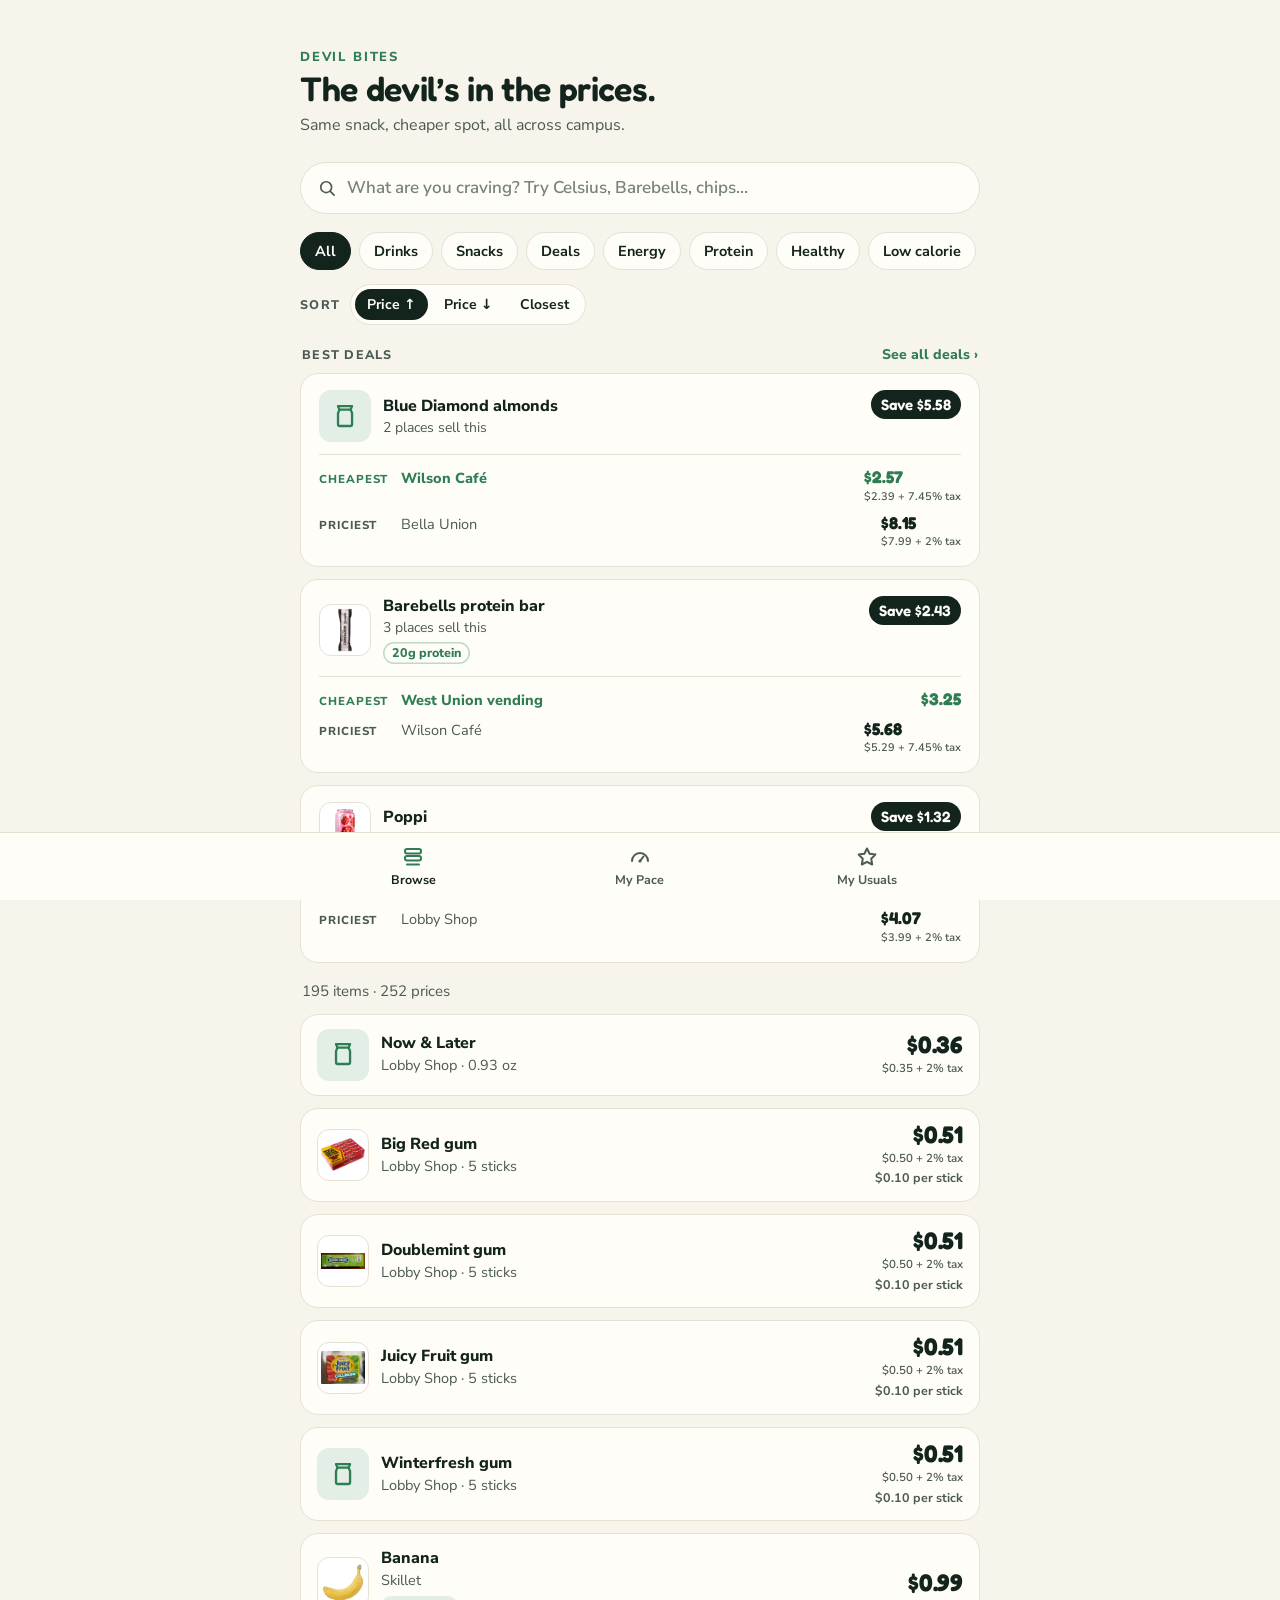
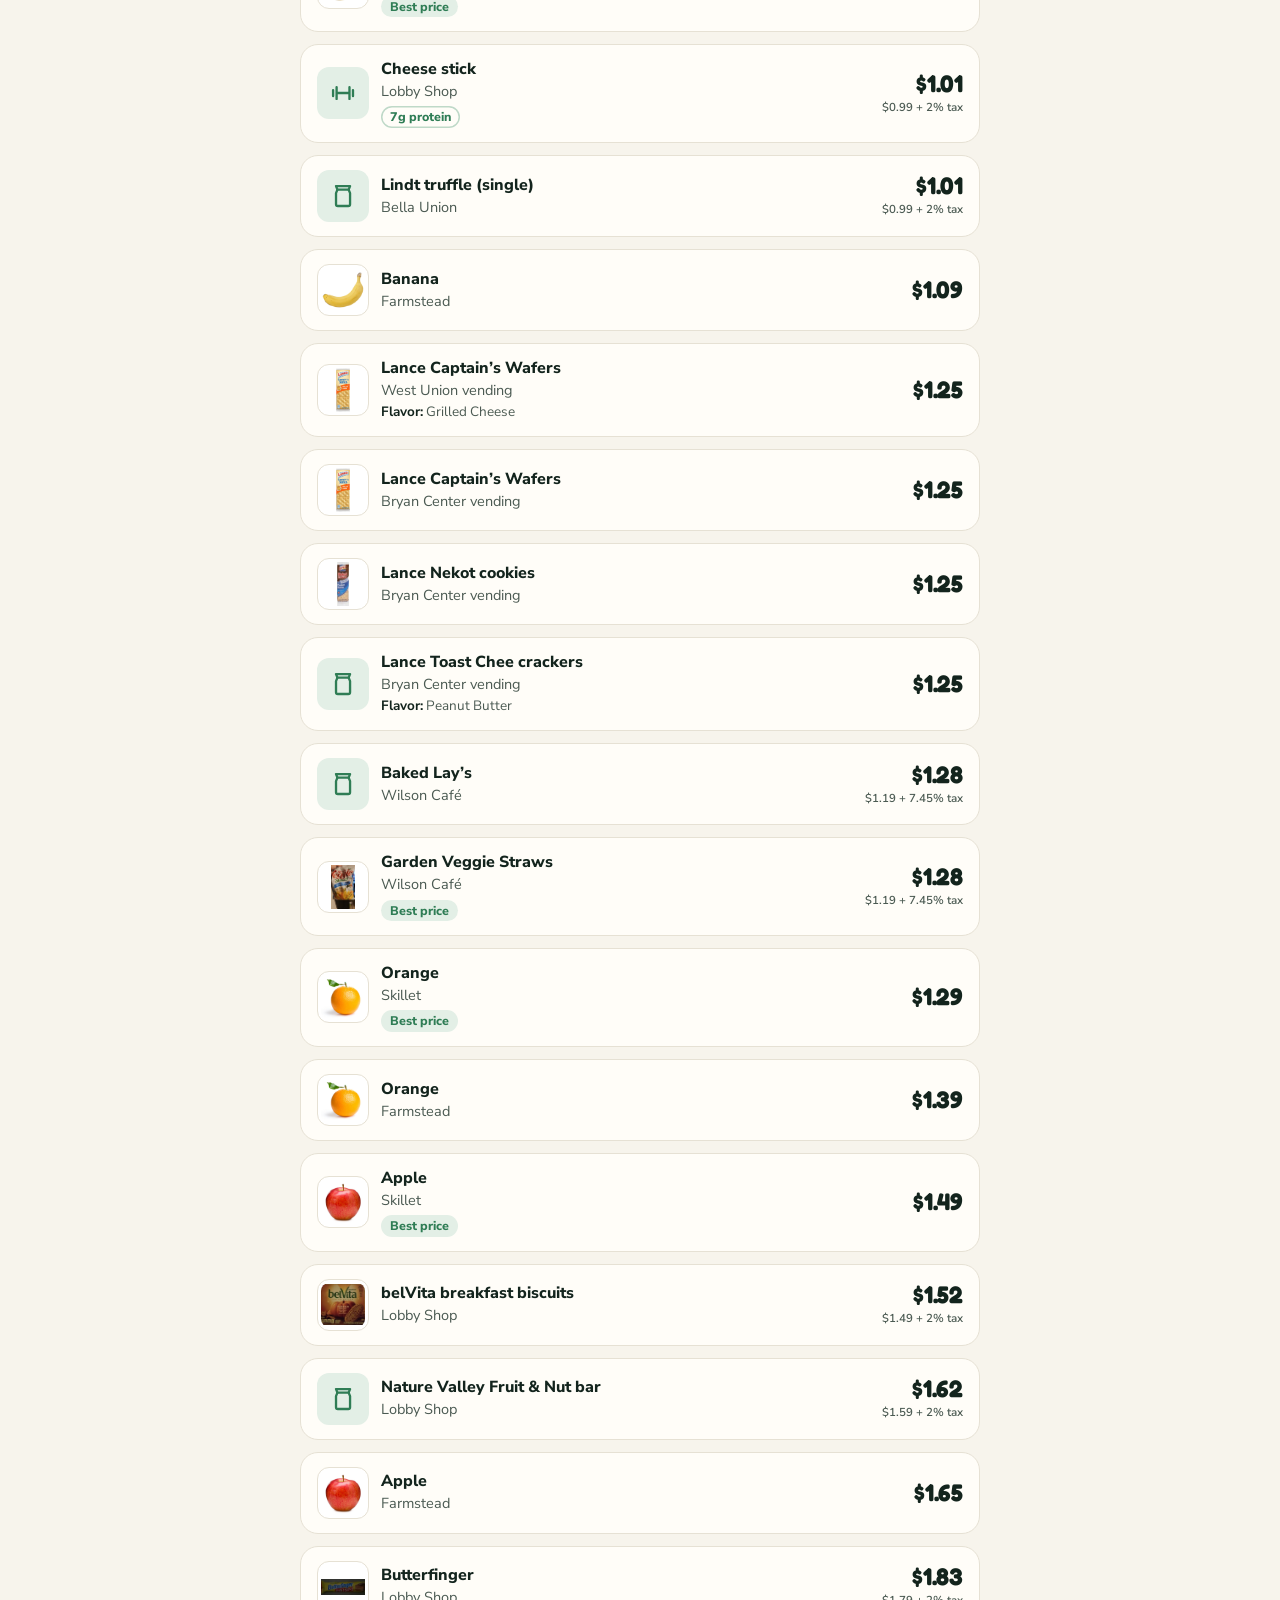
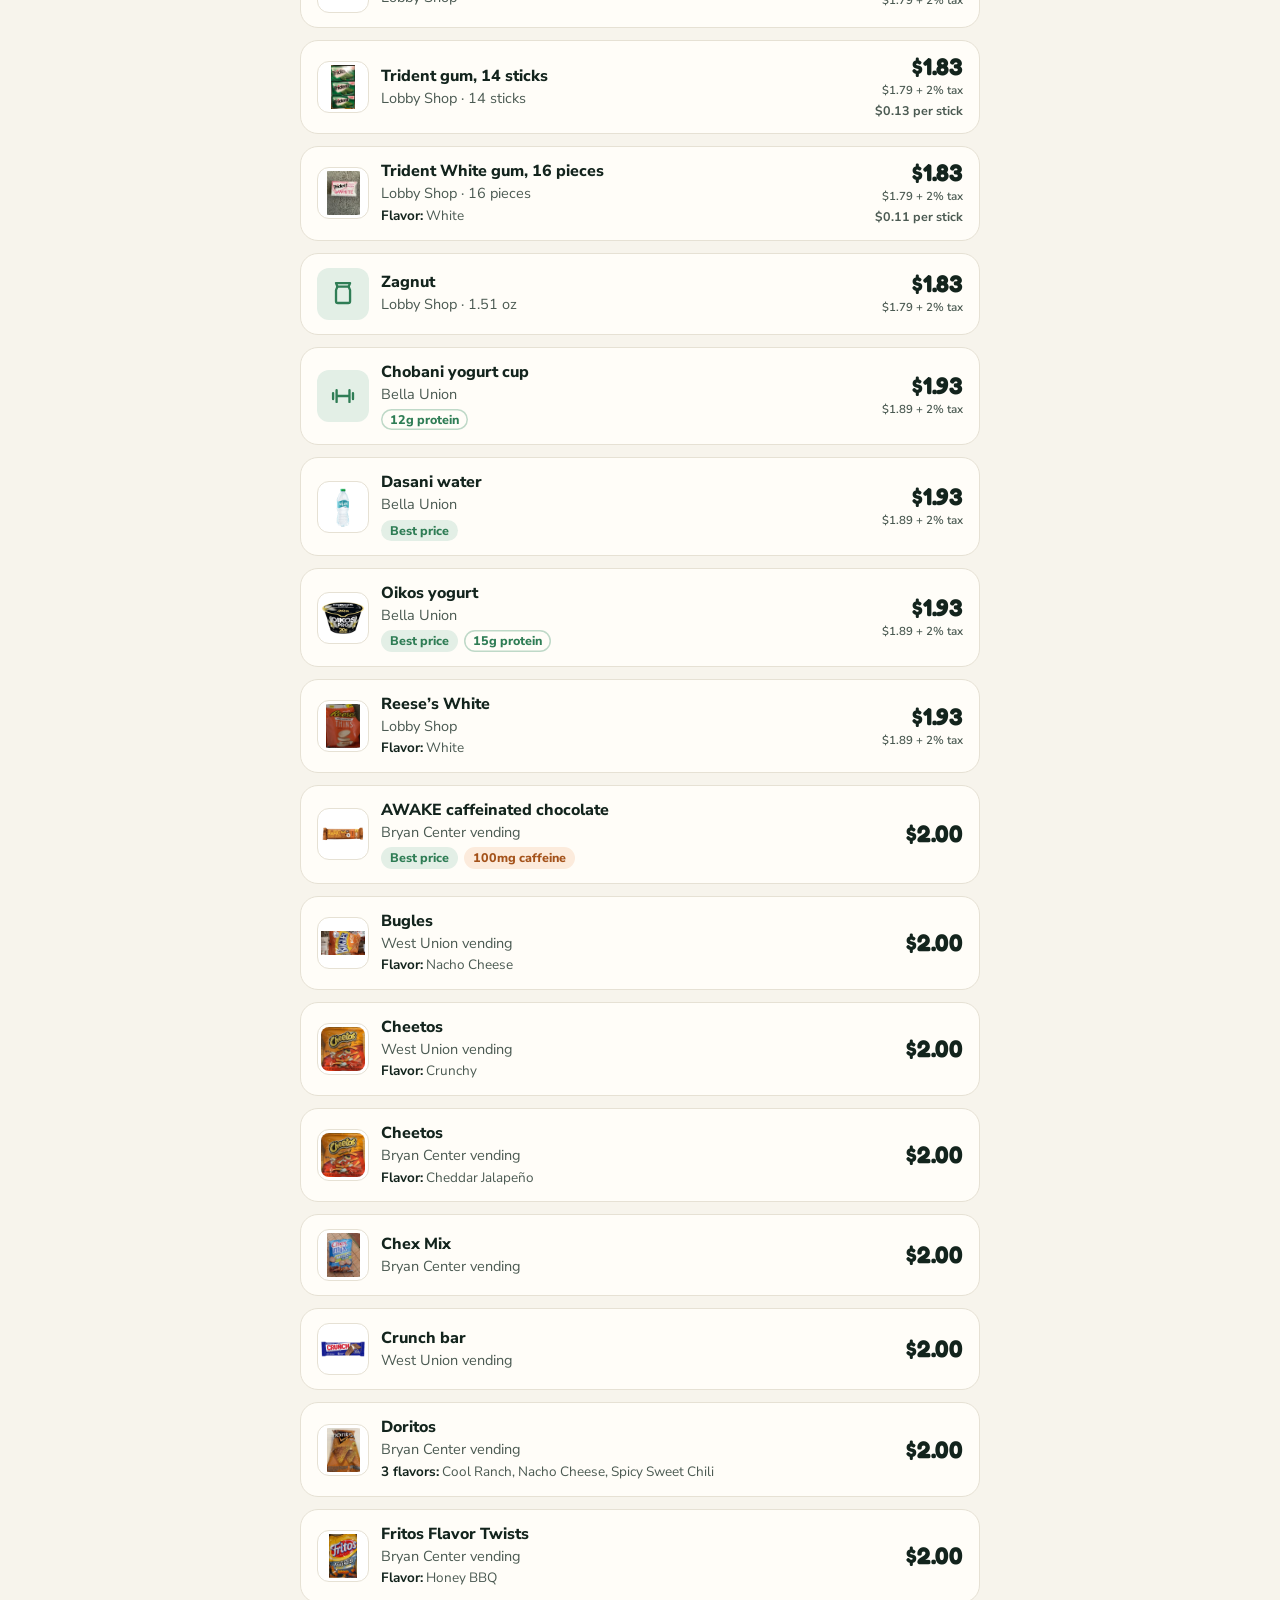
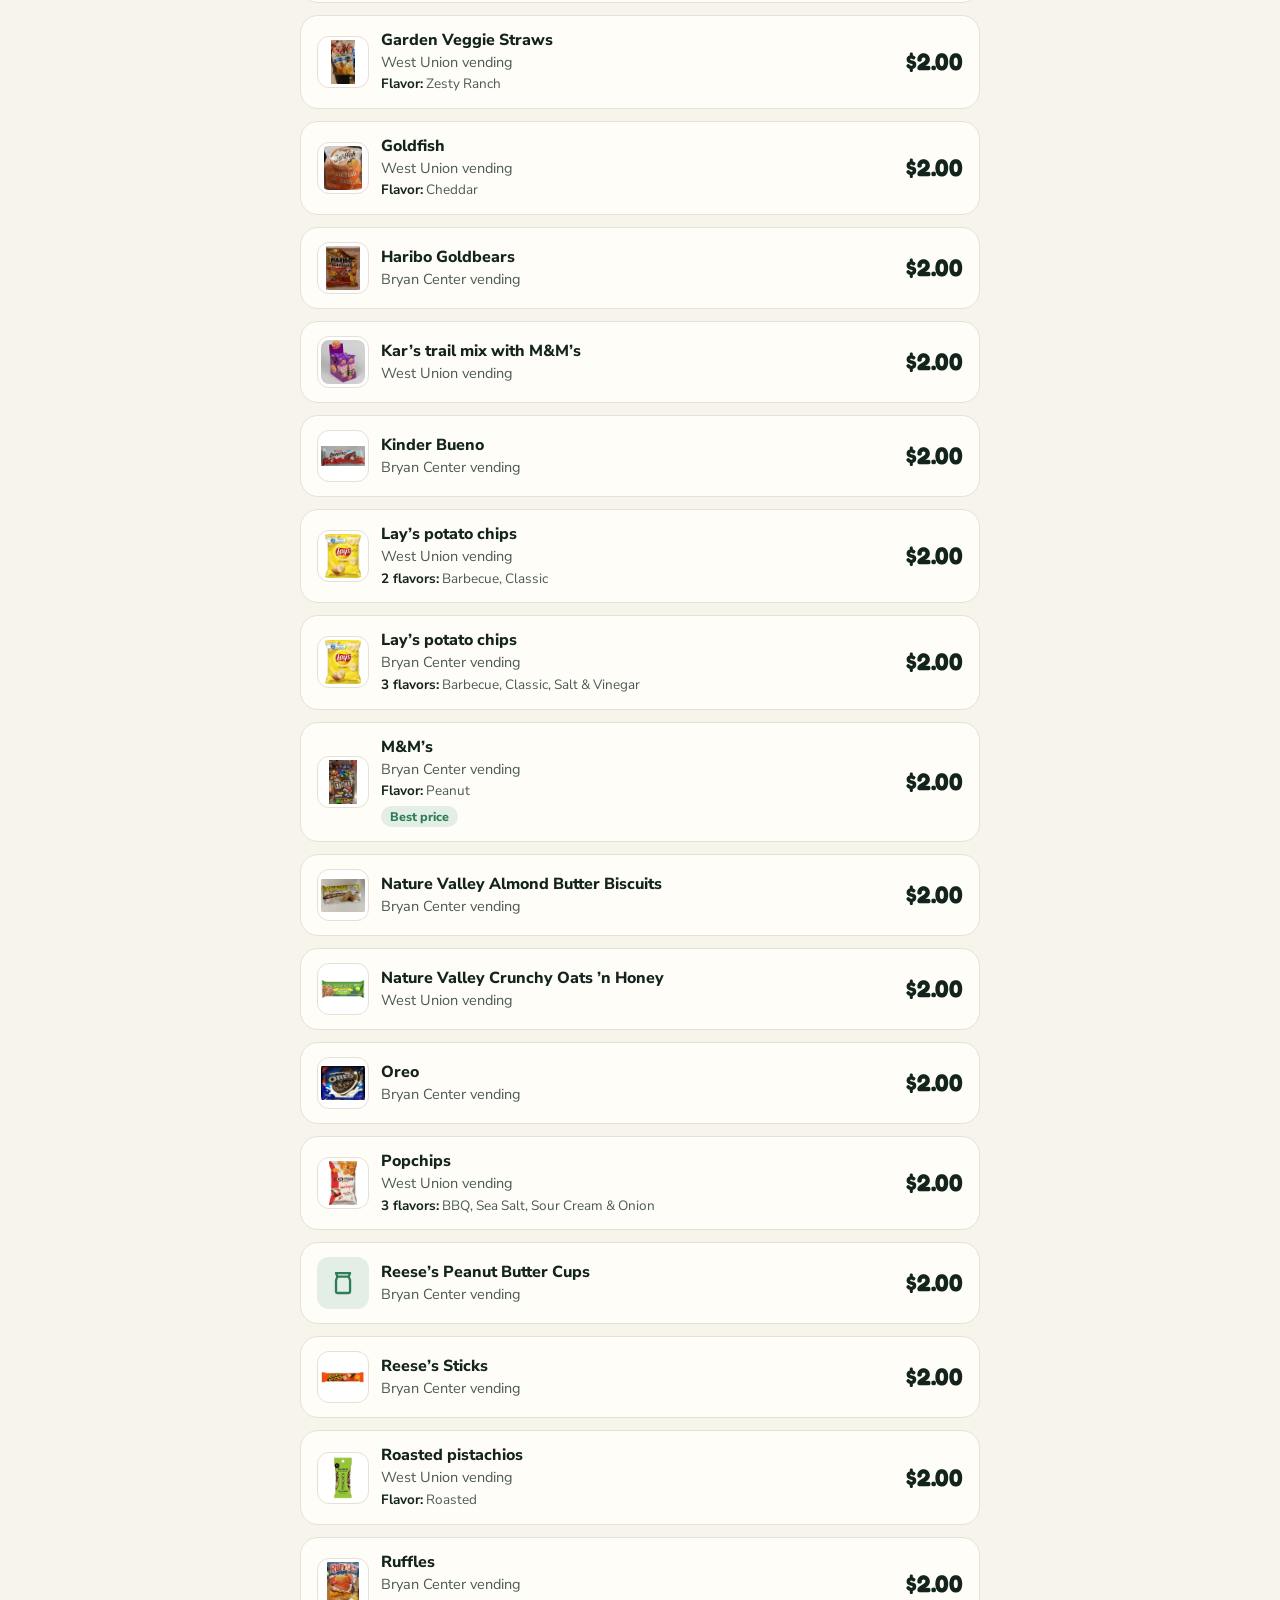
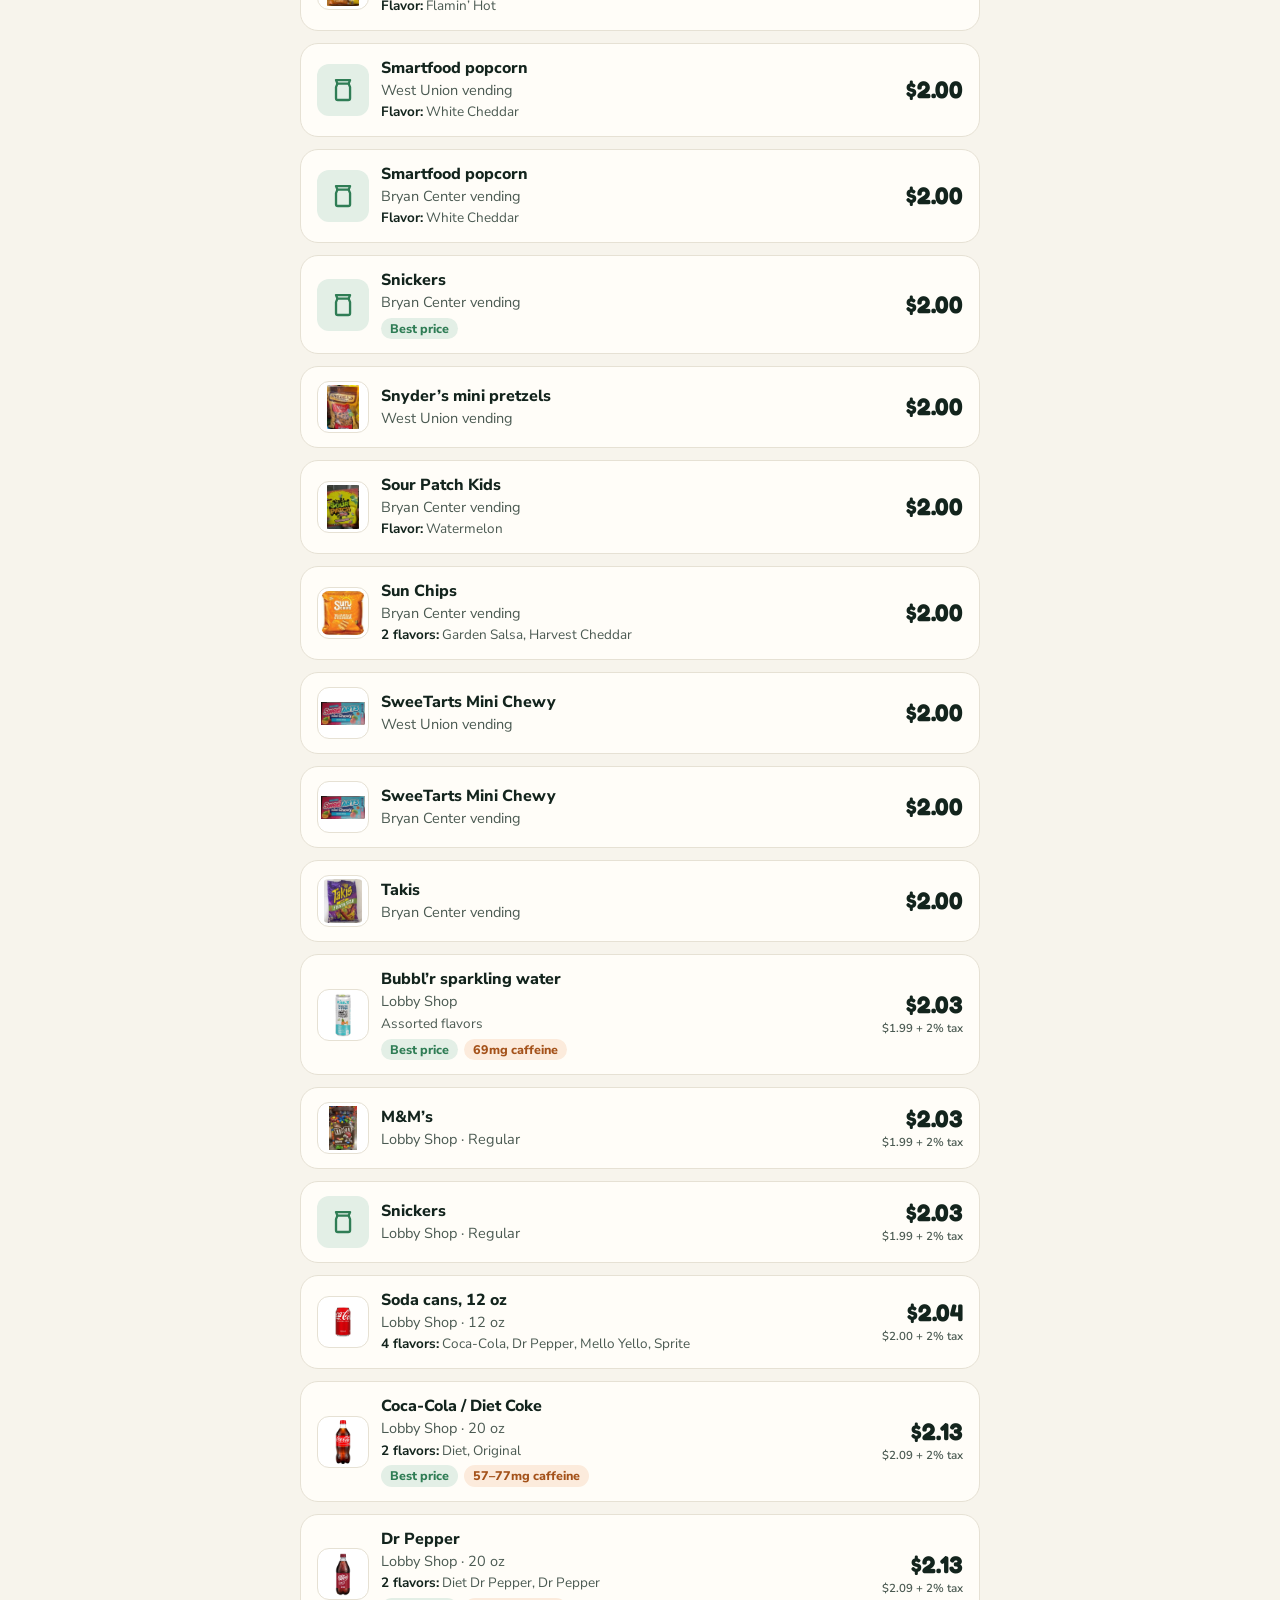
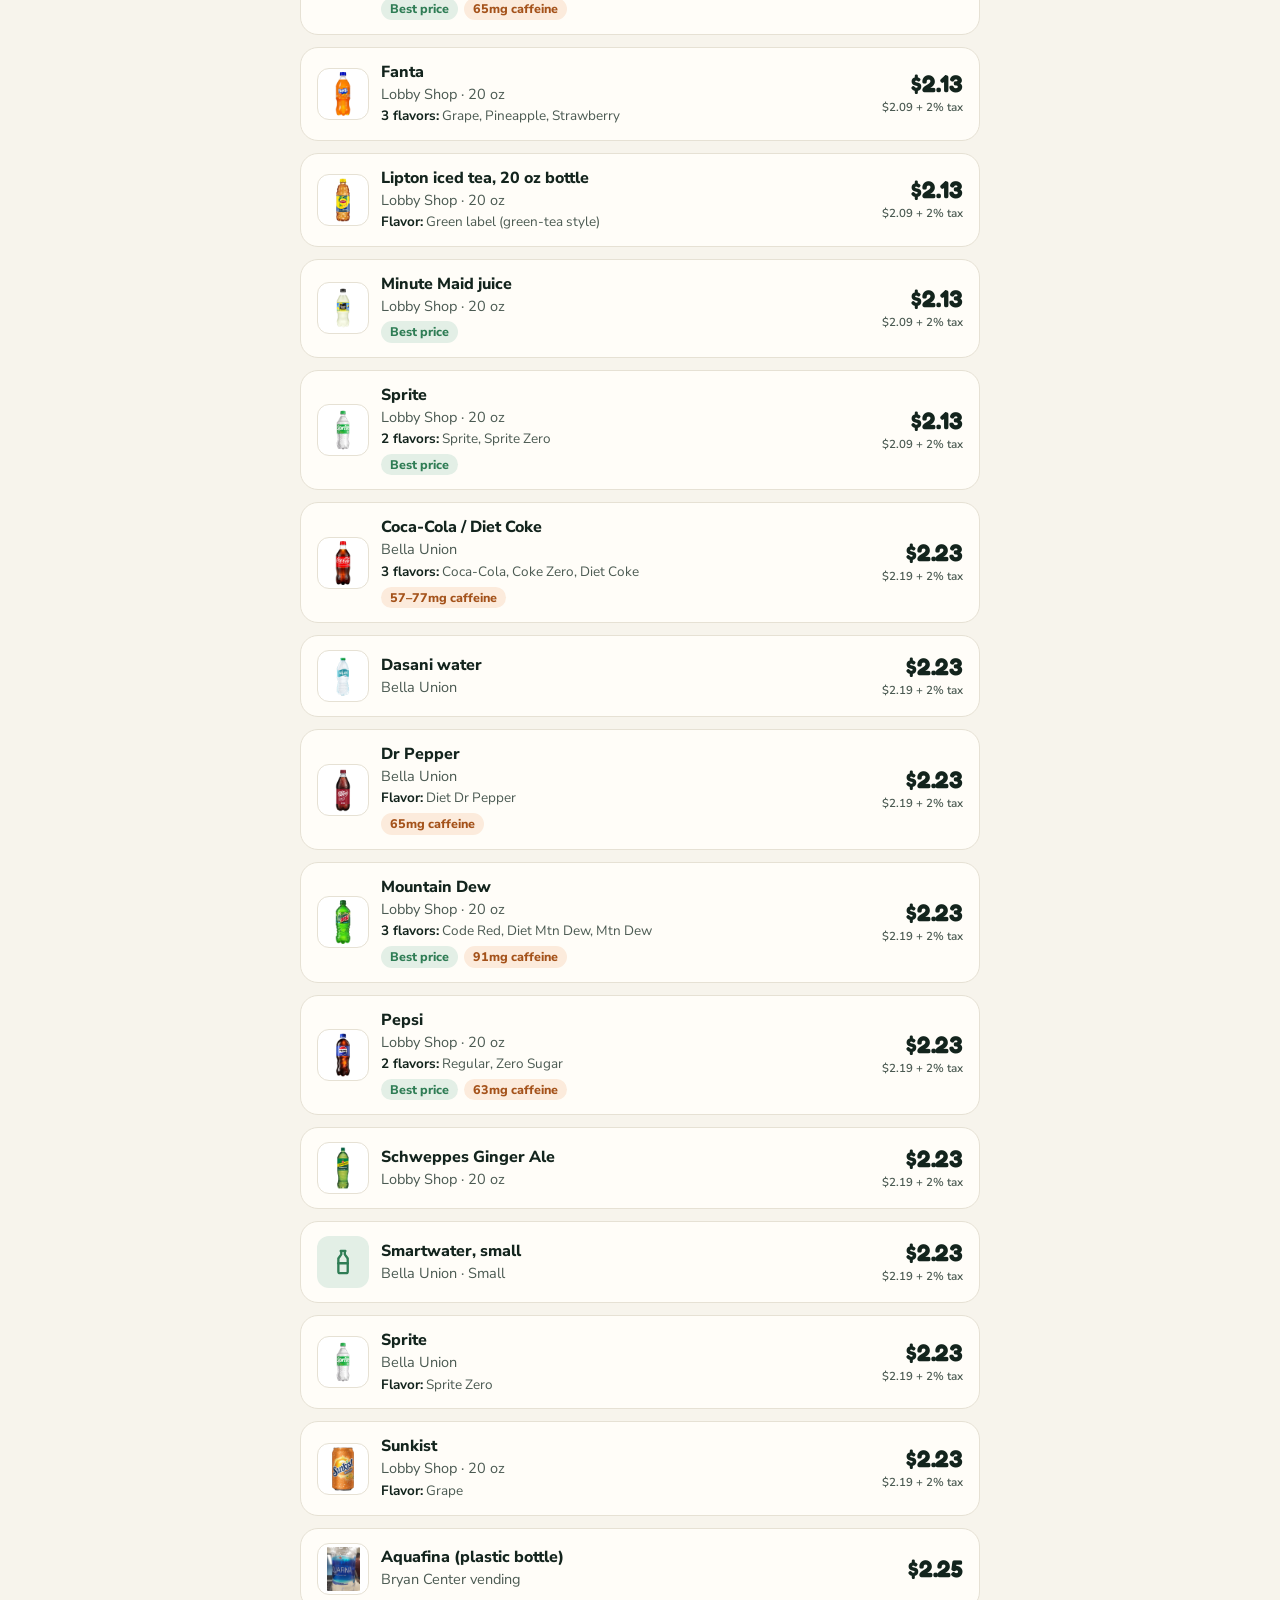
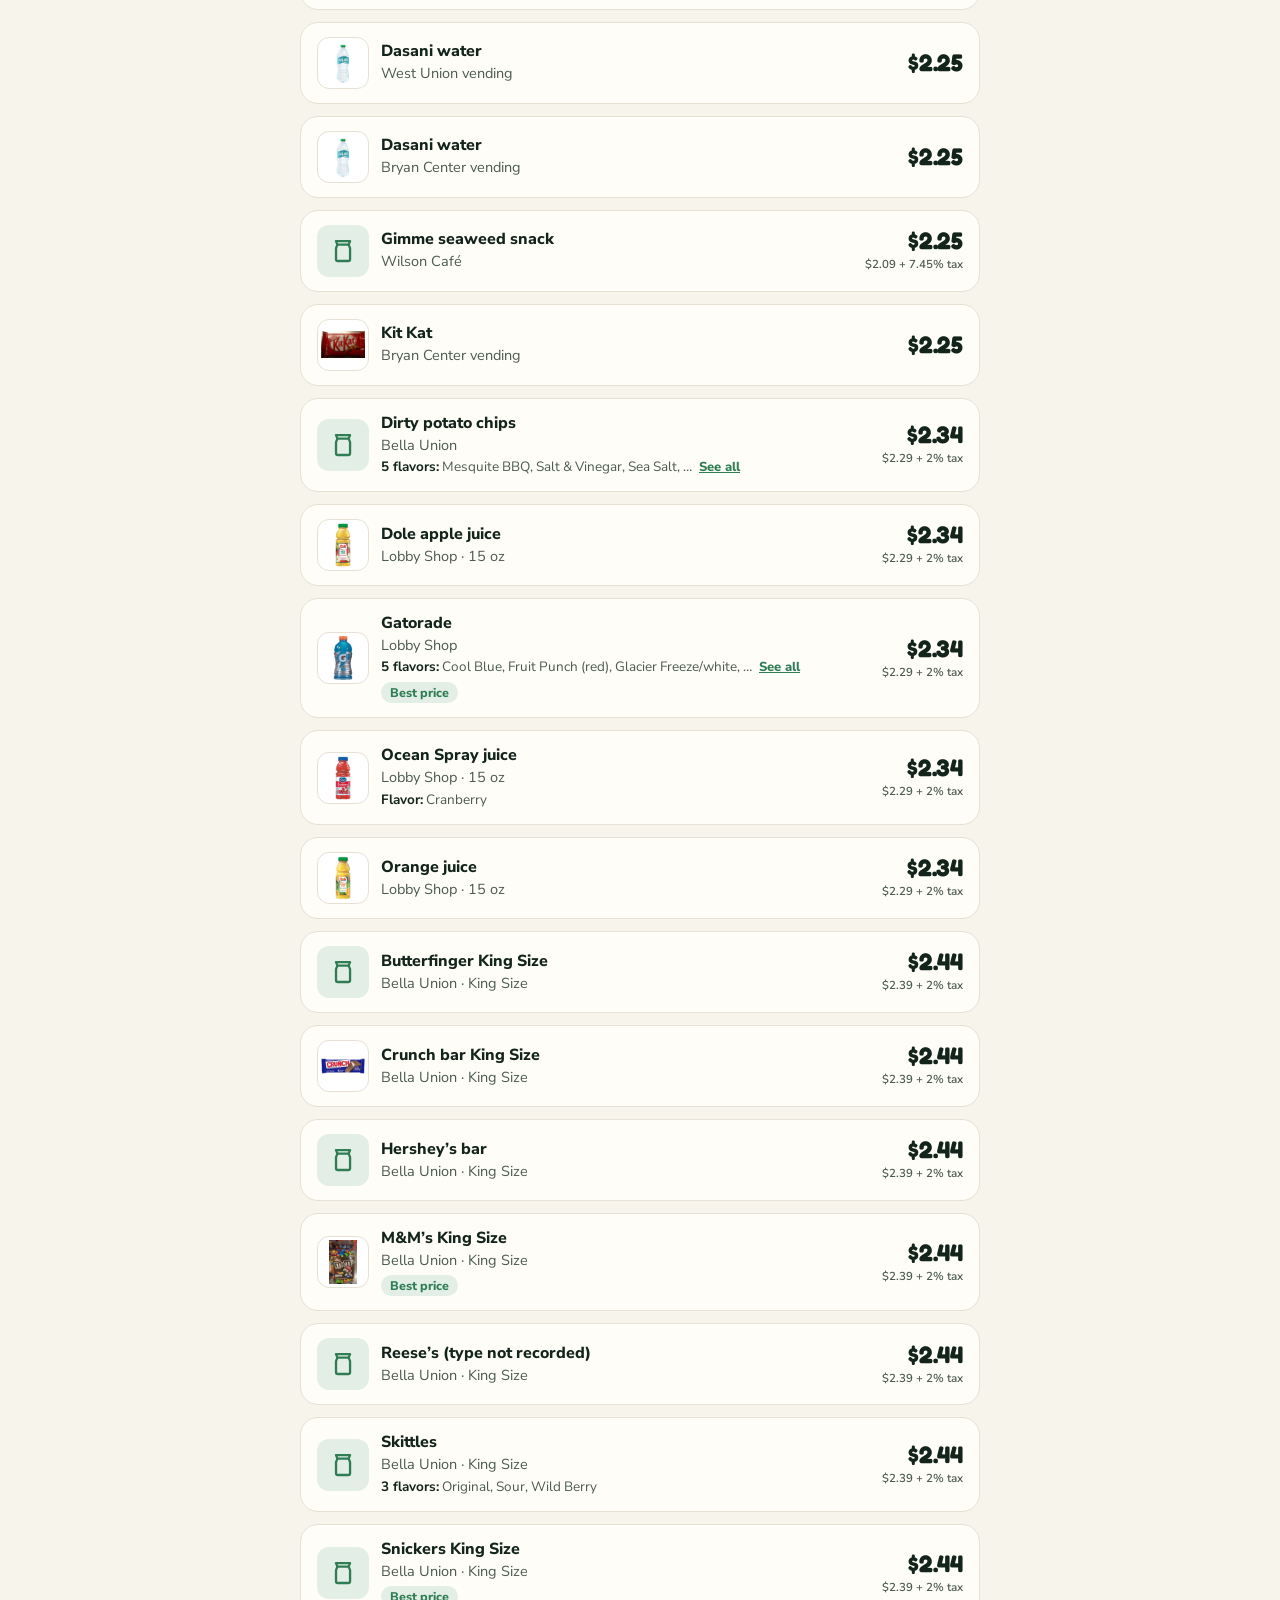
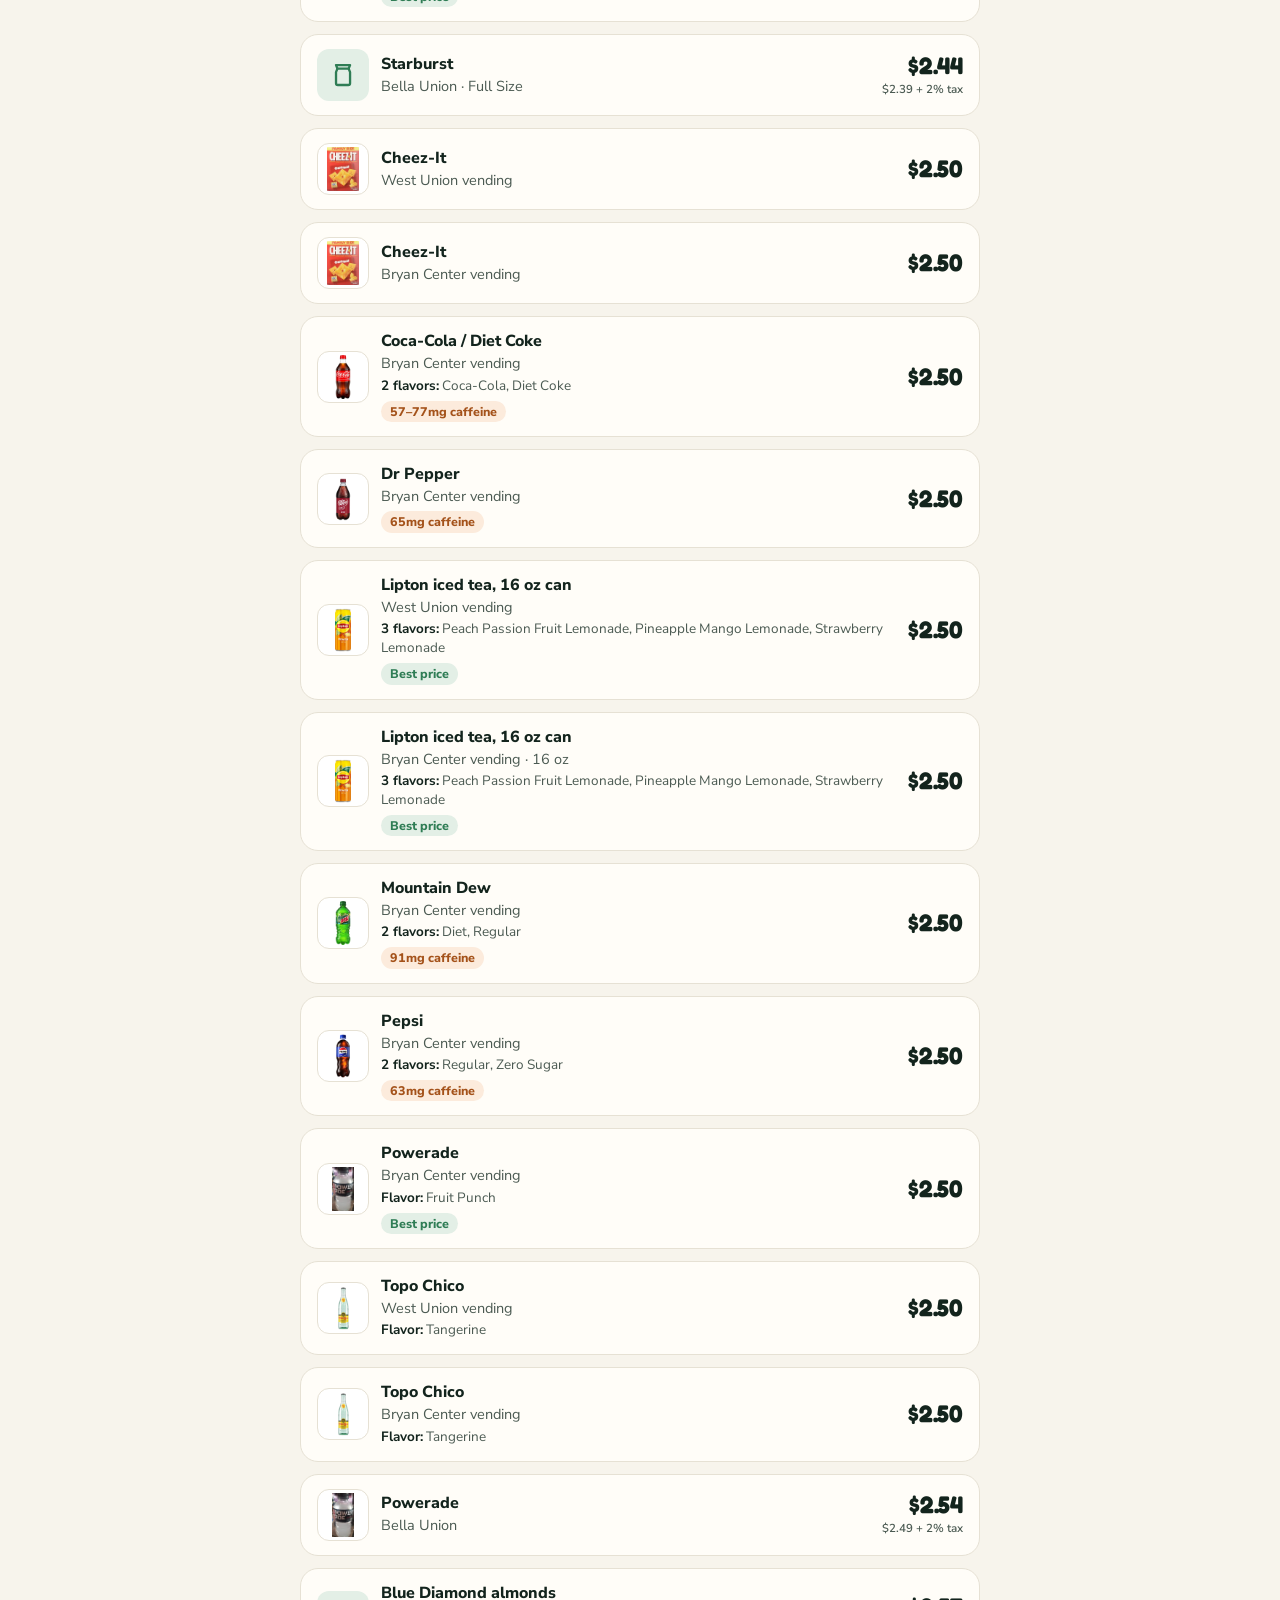
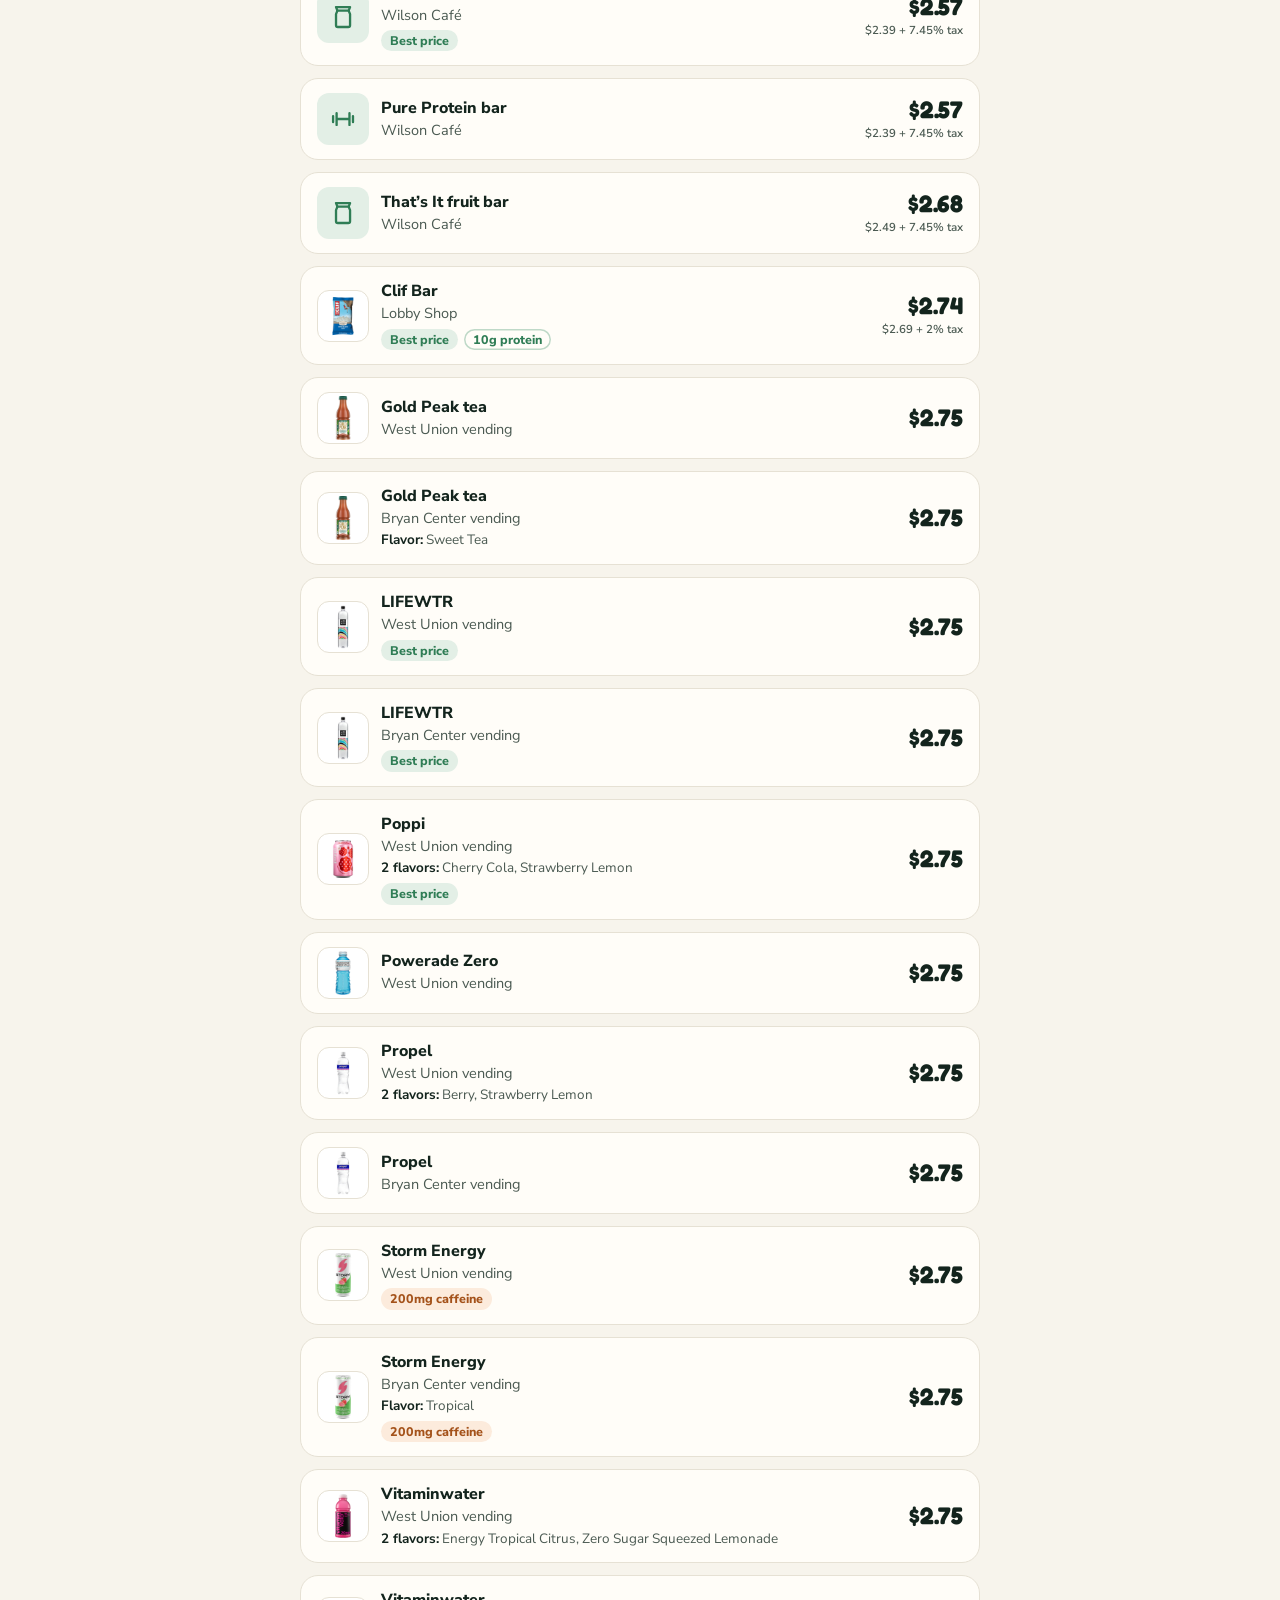
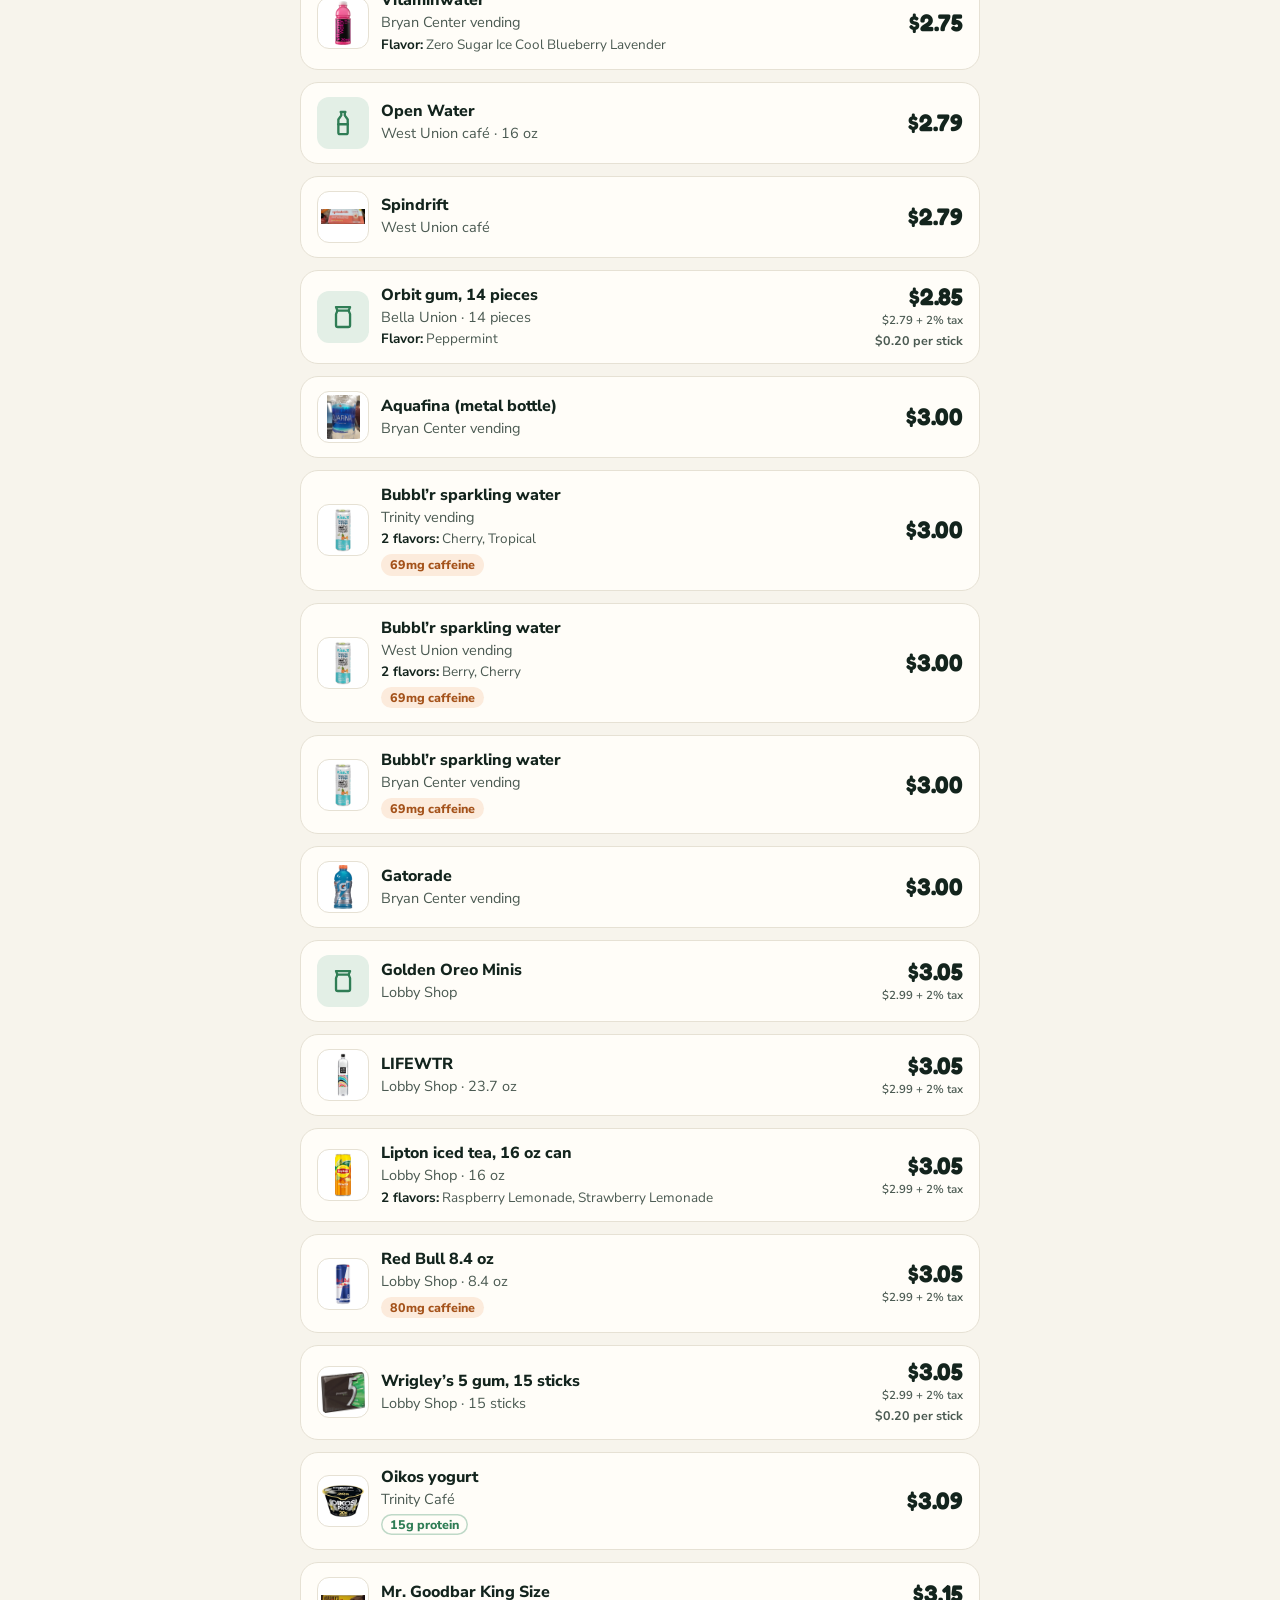
<file: index.html>
<!doctype html>
<html lang="en">
<head>
  <meta charset="utf-8">
  <meta name="viewport" content="width=device-width, initial-scale=1, viewport-fit=cover">
  <meta name="theme-color" content="#13241D" media="(display-mode: standalone)">
  <meta name="theme-color" content="#F7F4EC">
  <title>Devil Bites</title>

  <!-- Installable app (Add to Home Screen) -->
  <link rel="manifest" href="manifest.webmanifest">
  <link rel="icon" type="image/png" sizes="192x192" href="icons/icon-192.png">
  <link rel="apple-touch-icon" href="icons/icon-192.png">
  <meta name="mobile-web-app-capable" content="yes">
  <meta name="apple-mobile-web-app-capable" content="yes">
  <meta name="apple-mobile-web-app-title" content="Devil Bites">
  <meta name="apple-mobile-web-app-status-bar-style" content="black">

  <link rel="preconnect" href="https://fonts.googleapis.com">
  <link rel="preconnect" href="https://fonts.gstatic.com" crossorigin>
  <link href="https://fonts.googleapis.com/css2?family=Fredoka:wght@500;600;700&family=Nunito+Sans:opsz,wght@6..12,400;6..12,600;6..12,700;6..12,800&display=swap" rel="stylesheet">
  <link rel="stylesheet" href="styles.css?v=20261126b">
</head>
<body>

  <!-- ── Browse (home) ──────────────────────────── -->
  <main class="view" id="view-browse" data-tab="browse">
    <header class="top">
      <p class="eyebrow">Devil Bites</p>
      <h1 class="title">The devil’s in the prices.</h1>
      <p class="subtitle">Same snack, cheaper spot, all across campus.</p>
    </header>

    <div class="search-wrap">
      <form class="search" role="search" onsubmit="return false">
        <svg class="search-icon" viewBox="0 0 24 24" aria-hidden="true">
          <circle cx="11" cy="11" r="6.5" fill="none" stroke="currentColor" stroke-width="2"/>
          <path d="M16 16l4.5 4.5" stroke="currentColor" stroke-width="2" stroke-linecap="round"/>
        </svg>
        <input id="q" type="search" placeholder="What are you craving? Try Celsius, Barebells, chips…" autocomplete="off"
               autocapitalize="off" spellcheck="false" aria-label="Search items" aria-controls="browse-list">
        <button type="button" class="clear" id="clear" aria-label="Clear search" hidden>×</button>
      </form>
    </div>

    <div class="chip-row" id="filters" role="group" aria-label="Filter by category"></div>
    <div class="scope-row" id="lowcal-scope" role="group" aria-label="Low calorie: show" hidden></div>

    <div class="sort-row" role="group" aria-label="Sort">
      <span class="sort-label">Sort</span>
      <div class="sorts" id="sorts"></div>
    </div>

    <p class="notice" id="browse-notice" role="status" hidden></p>

    <!-- Best deals: top 3 (All chip, not searching) -->
    <section class="best-deals" id="best-deals" hidden></section>

    <p class="count" id="browse-count" aria-live="polite"></p>
    <section class="cards" id="browse-list"></section>

    <!-- Hit your protein goal: shown with the Protein chip (deck page 10) -->
    <section class="tip goal" id="protein-goal-box" hidden>
      <label class="goal-label" for="protein-goal">Hit your protein goal</label>
      <div class="goal-input">
        <input id="protein-goal" type="number" inputmode="numeric" min="1" max="400" step="1" value="40" aria-describedby="goal-unit">
        <span id="goal-unit">grams</span>
      </div>
      <div id="protein-combo" aria-live="polite"></div>
    </section>
  </main>

  <!-- ── Item price comparison ──────────────────── -->
  <main class="view" id="view-item" data-tab="browse" hidden>
    <button type="button" class="back" id="back">‹ <span id="back-label">Browse</span></button>
    <section id="item-detail"></section>
  </main>

  <!-- ── My Usuals ─────────────────────────────── -->
  <main class="view" id="view-usuals" data-tab="usuals" hidden>
    <header class="top">
      <p class="eyebrow">My Usuals</p>
      <h1 class="title">Your go-to snacks</h1>
      <p class="subtitle">Saved on this device. Each one at its cheapest spot.</p>
    </header>
    <section class="cards" id="usuals-list"></section>
  </main>

  <main class="view" id="view-me" data-tab="me" hidden>
    <header class="top">
      <p class="eyebrow">My Pace</p>
      <h1 class="title">Will your points last?</h1>
    </header>

    <!-- Today's budget (deck page 6) -->
    <section class="budget" aria-live="polite">
      <p class="budget-label" id="pace-date"></p>
      <p class="budget-sub" id="pace-sub">You can spend today</p>
      <p class="budget-amount" id="pace-daily">—</p>
      <span class="tag" id="pace-pill" hidden></span>
      <p class="budget-hint" id="pace-hint"></p>
      <div class="expected" id="pace-expected" hidden>
        <p class="expected-line">Expected today: <strong id="pace-exp-amt"></strong></p>
        <p class="pace-status" id="pace-status"></p>
        <p class="catchup-line" id="pace-catchup" hidden></p>
      </div>
    </section>

    <!-- Inputs -->
    <section class="card pace-form">
      <label class="field">
        <span class="field-label">Meal plan</span>
        <select id="pace-plan" class="select-input">
          <option value="">Choose your plan</option>
        </select>
        <span class="field-note source" id="pace-source"></span>
      </label>
      <label class="field">
        <span class="field-label">Food points balance</span>
        <span class="money-input">
          <span aria-hidden="true">$</span>
          <input id="pace-balance" type="text" inputmode="decimal" autocomplete="off" placeholder="0.00">
        </span>
      </label>
      <label class="field">
        <span class="field-label">Last day on campus</span>
        <input id="pace-last" type="date" class="date-input">
      </label>
      <p class="field-note">Saved on this device only.</p>
    </section>

    <!-- Days away (deck page 12) -->
    <section class="card away">
      <p class="away-title">Days you’ll be away</p>
      <p class="field-note">Tap the days you’ll be gone, like breaks, trips or weekends home.</p>
      <div id="pace-cal"></div>
      <p class="away-pill" id="pace-away" hidden></p>
    </section>

    <div class="tip" id="pace-new" hidden>
      <p class="tip-title">Your new daily pace</p>
      <p class="tip-amount" id="pace-new-amount"></p>
      <p id="pace-new-sub"></p>
    </div>
  </main>

  <footer class="credit">
    <p class="credit-main">Prices checked by Duke students. Spot a new price? <span id="tell-us">Tell us.</span></p>
    <p class="credit-privacy">Independent student project, not affiliated with Duke Dining. We count anonymous visits to improve the app; no personal data is collected.</p>
    <p class="credit-story"><a href="story.html">Our story</a></p>
    Some product photos from <a href="https://world.openfoodfacts.org" target="_blank" rel="noopener">Open Food Facts</a>
    (<a href="https://creativecommons.org/licenses/by-sa/3.0/" target="_blank" rel="noopener">CC BY-SA</a>)
  </footer>

  <!-- ── Tab bar ────────────────────────────────── -->
  <nav class="tabbar" aria-label="Main">
    <div class="tabs">
      <a class="tab" href="#/browse" data-tab="browse">
        <svg viewBox="0 0 24 24" aria-hidden="true">
          <rect x="4" y="4" width="16" height="4.5" rx="2" fill="none" stroke="currentColor" stroke-width="2"/>
          <rect x="4" y="11" width="16" height="4.5" rx="2" fill="none" stroke="currentColor" stroke-width="2"/>
          <path d="M6 19.5h12" stroke="currentColor" stroke-width="2" stroke-linecap="round"/>
        </svg>
        <span>Browse</span>
      </a>
      <a class="tab" href="#/me" data-tab="me">
        <svg viewBox="0 0 24 24" aria-hidden="true">
          <path d="M4 16a8 8 0 1 1 16 0" fill="none" stroke="currentColor" stroke-width="2" stroke-linecap="round"/>
          <path d="M12 16l3.5-4.5" stroke="currentColor" stroke-width="2" stroke-linecap="round"/>
          <circle cx="12" cy="16" r="1.6" fill="currentColor"/>
        </svg>
        <span>My Pace</span>
      </a>
      <a class="tab" href="#/usuals" data-tab="usuals">
        <svg viewBox="0 0 24 24" aria-hidden="true">
          <path d="M12 3.5l2.6 5.3 5.8.8-4.2 4.1 1 5.8-5.2-2.7-5.2 2.7 1-5.8-4.2-4.1 5.8-.8z" fill="none" stroke="currentColor" stroke-width="2" stroke-linejoin="round"/>
        </svg>
        <span>My Usuals</span>
      </a>
    </div>
  </nav>

  <!-- ── Add to Home Screen banner (install-banner.js decides when to show it) ── -->
  <div class="install-banner" id="install-banner" role="region" aria-label="Add to Home Screen" hidden>
    <p class="install-text"></p>
    <button class="install-go" type="button" hidden>Install app</button>
    <button class="install-close" type="button" aria-label="Close">✕</button>
  </div>

  <!-- ?v= makes browsers fetch fresh files after an update. Change it (e.g. 20261107c) whenever app.js, styles.css or data/ change. -->
  <script src="data/prices.js?v=20261109a"></script>
  <script src="data/photos.js?v=20261109a"></script>
  <script src="data/my-photos.js?v=20261109a"></script>
  <script src="data/meal-plans.js?v=20261109a"></script>
  <script src="data/tags.js?v=20261109a"></script>
  <script src="analytics.js?v=20261126a"></script>
  <script src="search.js?v=20261109a"></script>
  <script src="app.js?v=20261126a"></script>
  <script src="install-banner.js?v=20261126a"></script>
  <!-- Anonymous visit counts: devilbites.goatcounter.com (no cookies, no personal data) -->
  <script data-goatcounter="https://devilbites.goatcounter.com/count" async src="https://gc.zgo.at/count.js"></script>
</body>
</html>
</file>
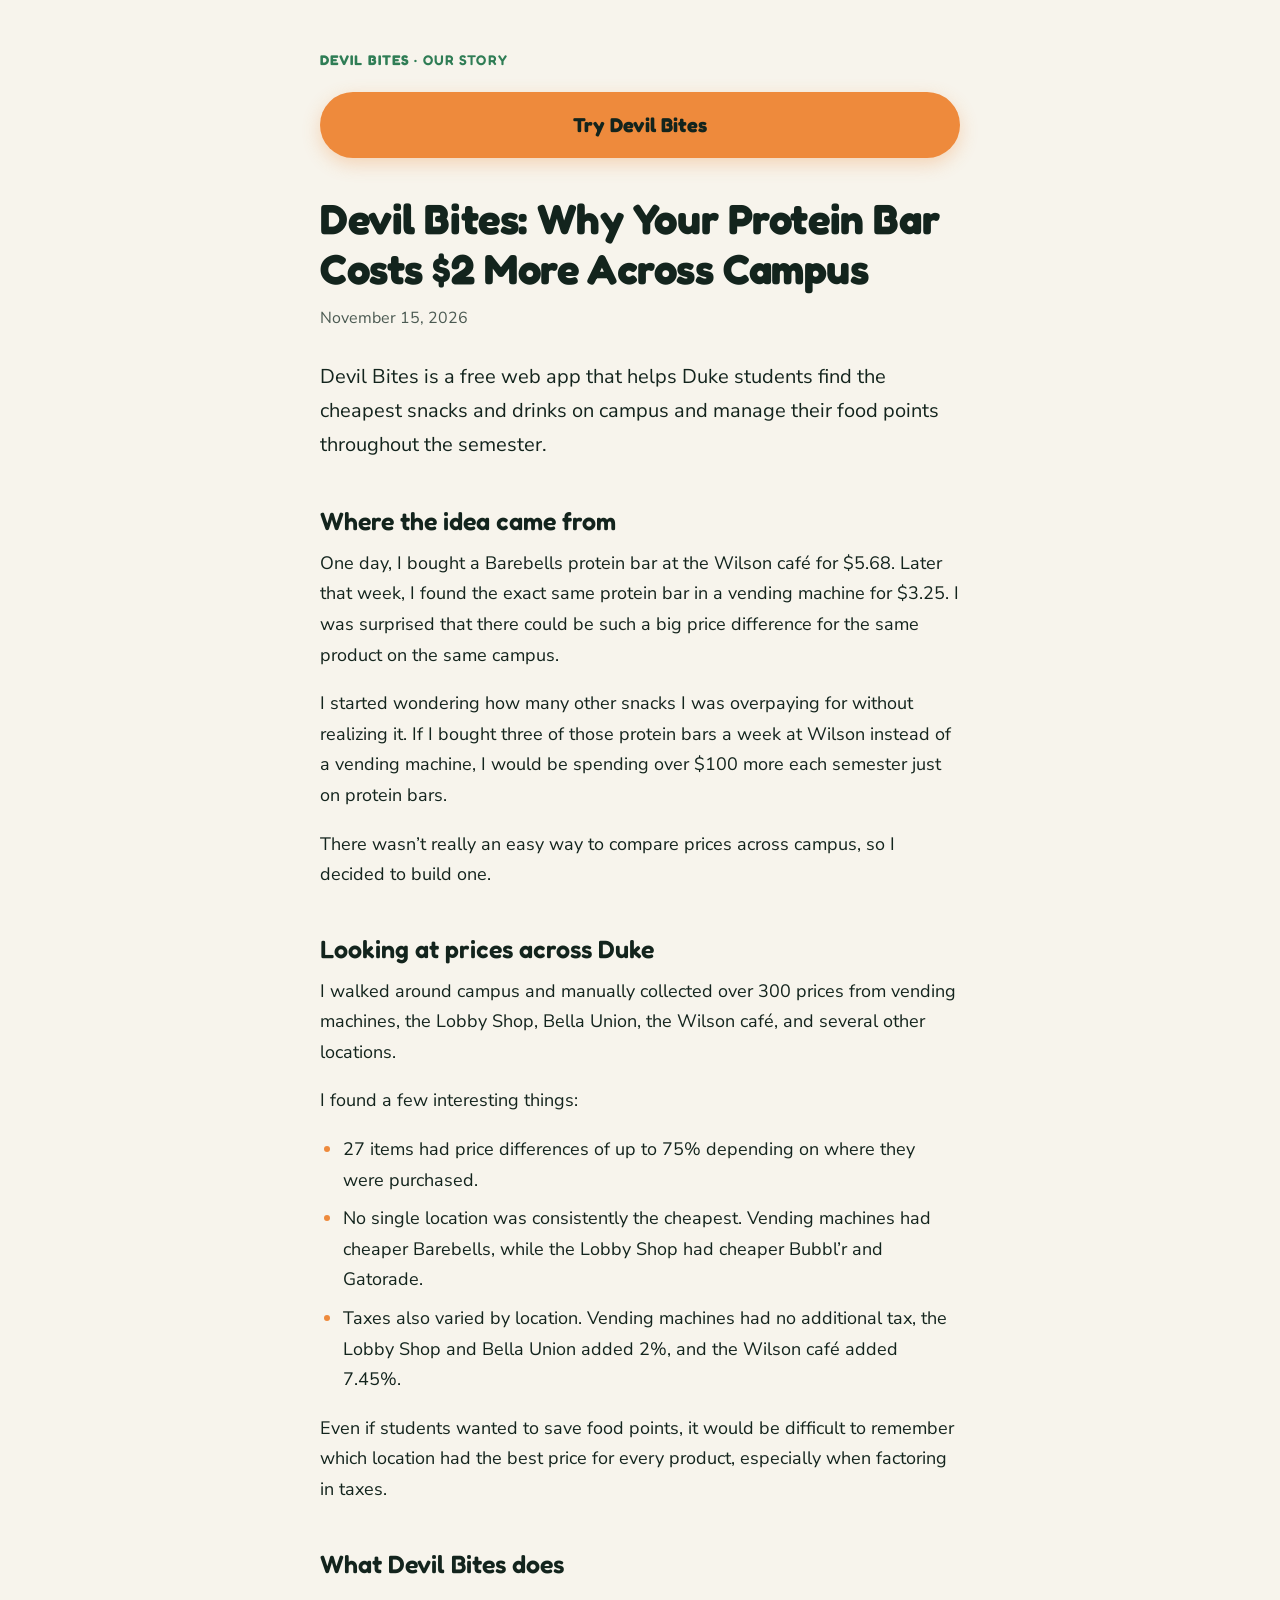
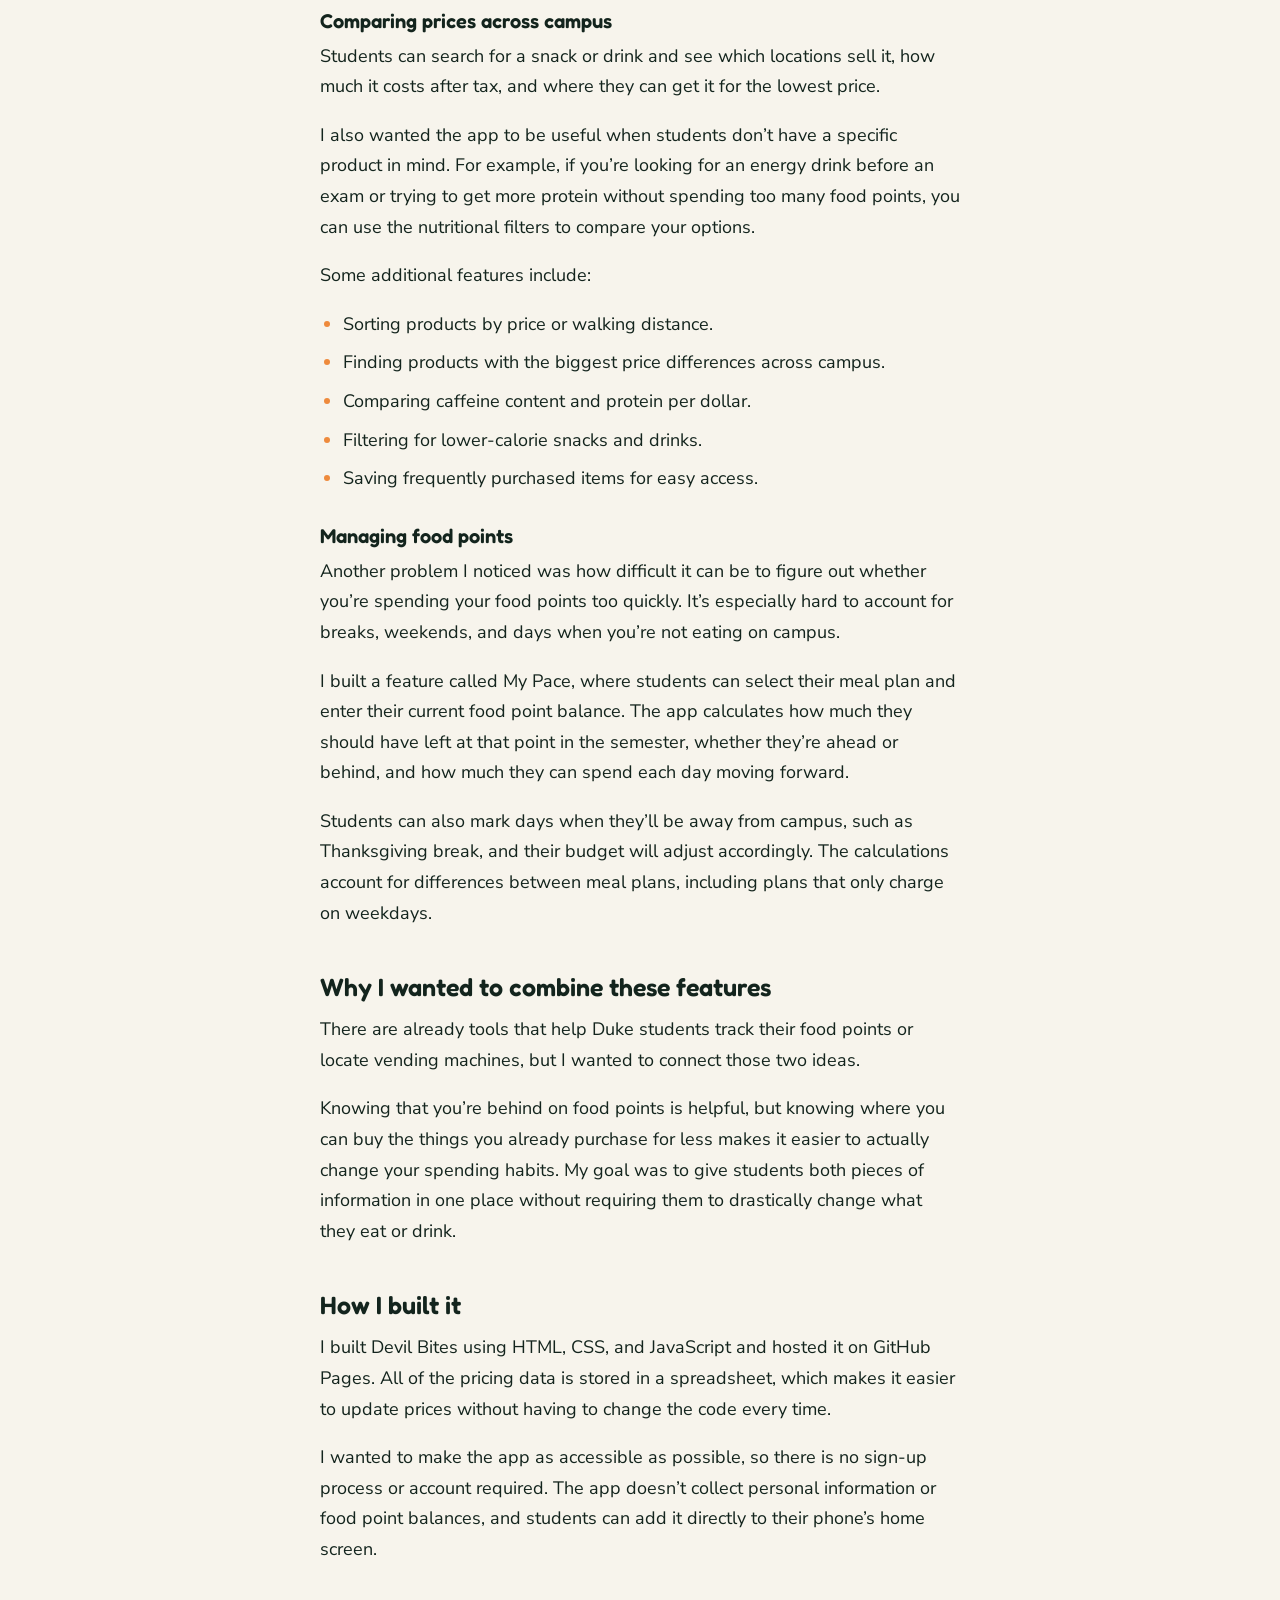
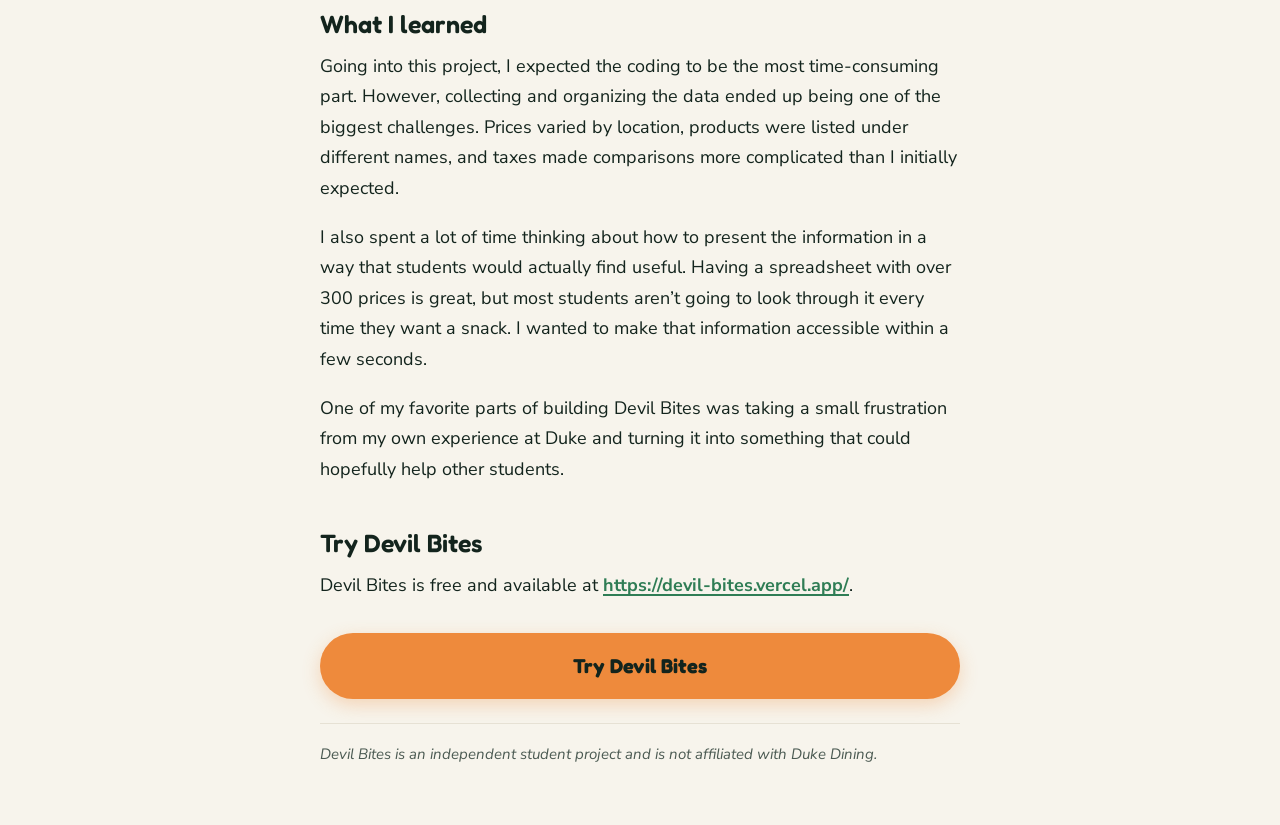
<file: story.html>
<!doctype html>
<html lang="en">
<head>
  <meta charset="utf-8">
  <meta name="viewport" content="width=device-width, initial-scale=1, viewport-fit=cover">
  <meta name="theme-color" content="#F7F4EC">
  <title>Our story · Devil Bites</title>
  <meta name="description" content="Why your protein bar costs $2 more across campus, and how Devil Bites helps Duke students find the cheapest snacks and pace their food points.">
  <link rel="icon" type="image/png" sizes="192x192" href="icons/icon-192.png">
  <link rel="apple-touch-icon" href="icons/icon-192.png">

  <link rel="preconnect" href="https://fonts.googleapis.com">
  <link rel="preconnect" href="https://fonts.gstatic.com" crossorigin>
  <link href="https://fonts.googleapis.com/css2?family=Fredoka:wght@500;600;700&family=Nunito+Sans:opsz,wght@6..12,400;6..12,600;6..12,700;6..12,800&display=swap" rel="stylesheet">
  <style>
    :root {
      --ink: #13241D;     /* dark green */
      --cream: #F7F4EC;   /* background */
      --orange: #EE8A3C;  /* accent */
      --muted: #4B5A52;
      --line: #E6E1D4;
      --head: "Fredoka", system-ui, sans-serif;
      --body: "Nunito Sans", system-ui, sans-serif;
    }
    * { box-sizing: border-box; }
    html, body { margin: 0; }
    body {
      background: var(--cream);
      color: var(--ink);
      font-family: var(--body);
      font-size: 18px;
      line-height: 1.7;
      -webkit-font-smoothing: antialiased;
      -webkit-text-size-adjust: 100%;
    }
    .page {
      max-width: 680px;
      margin: 0 auto;
      padding: max(28px, env(safe-area-inset-top)) 20px max(40px, env(safe-area-inset-bottom));
    }
    .eyebrow {
      margin: 0 0 20px;
      font-family: var(--head);
      font-weight: 600;
      font-size: 14px;
      letter-spacing: 0.08em;
      text-transform: uppercase;
      color: #2F7D55;
    }
    .eyebrow a { color: inherit; text-decoration: none; }

    .try {
      display: block;
      margin: 8px 0 36px;
      padding: 16px 24px;
      border-radius: 999px;
      background: var(--orange);
      color: var(--ink);
      font-family: var(--head);
      font-weight: 700;
      font-size: 20px;
      text-align: center;
      text-decoration: none;
      box-shadow: 0 6px 18px rgba(238, 138, 60, 0.3);
    }
    .try:hover, .try:focus-visible { background: #F29A53; }
    .try:focus-visible { outline: 3px solid var(--ink); outline-offset: 3px; }

    h1, h2, h3 { font-family: var(--head); line-height: 1.2; color: var(--ink); }
    h1 { font-size: 34px; font-weight: 700; margin: 0 0 10px; letter-spacing: -0.01em; }
    h2 { font-size: 25px; font-weight: 600; margin: 44px 0 12px; }
    h3 { font-size: 20px; font-weight: 600; margin: 30px 0 8px; }
    .date { margin: 0 0 28px; color: var(--muted); font-size: 16px; }
    p { margin: 0 0 18px; }
    ul { margin: 0 0 18px; padding-left: 1.3em; }
    li { margin-bottom: 8px; }
    li::marker { color: var(--orange); }
    a { color: #2F7D55; font-weight: 700; text-decoration-thickness: 1.5px; text-underline-offset: 3px; }
    .lede { font-size: 20px; }
    .try-bottom { margin: 32px 0 24px; }
    .note { color: var(--muted); font-size: 15px; border-top: 1.5px solid var(--line); padding-top: 18px; }

    @media (min-width: 760px) {
      .page { padding-top: 48px; }
      h1 { font-size: 42px; }
    }
  </style>
</head>
<body>
  <main class="page">
    <p class="eyebrow"><a href="./">Devil Bites</a> · Our story</p>

    <a class="try" href="./">Try Devil Bites</a>

    <article>
      <h1>Devil Bites: Why Your Protein Bar Costs $2 More Across Campus</h1>
      <p class="date"><time datetime="2026-11-15">November 15, 2026</time></p>

      <p class="lede">Devil Bites is a free web app that helps Duke students find the cheapest snacks and drinks on campus and manage their food points throughout the semester.</p>

      <h2>Where the idea came from</h2>
      <p>One day, I bought a Barebells protein bar at the Wilson café for $5.68. Later that week, I found the exact same protein bar in a vending machine for $3.25. I was surprised that there could be such a big price difference for the same product on the same campus.</p>
      <p>I started wondering how many other snacks I was overpaying for without realizing it. If I bought three of those protein bars a week at Wilson instead of a vending machine, I would be spending over $100 more each semester just on protein bars.</p>
      <p>There wasn’t really an easy way to compare prices across campus, so I decided to build one.</p>

      <h2>Looking at prices across Duke</h2>
      <p>I walked around campus and manually collected over 300 prices from vending machines, the Lobby Shop, Bella Union, the Wilson café, and several other locations.</p>
      <p>I found a few interesting things:</p>
      <ul>
        <li>27 items had price differences of up to 75% depending on where they were purchased.</li>
        <li>No single location was consistently the cheapest. Vending machines had cheaper Barebells, while the Lobby Shop had cheaper Bubbl’r and Gatorade.</li>
        <li>Taxes also varied by location. Vending machines had no additional tax, the Lobby Shop and Bella Union added 2%, and the Wilson café added 7.45%.</li>
      </ul>
      <p>Even if students wanted to save food points, it would be difficult to remember which location had the best price for every product, especially when factoring in taxes.</p>

      <h2>What Devil Bites does</h2>
      <h3>Comparing prices across campus</h3>
      <p>Students can search for a snack or drink and see which locations sell it, how much it costs after tax, and where they can get it for the lowest price.</p>
      <p>I also wanted the app to be useful when students don’t have a specific product in mind. For example, if you’re looking for an energy drink before an exam or trying to get more protein without spending too many food points, you can use the nutritional filters to compare your options.</p>
      <p>Some additional features include:</p>
      <ul>
        <li>Sorting products by price or walking distance.</li>
        <li>Finding products with the biggest price differences across campus.</li>
        <li>Comparing caffeine content and protein per dollar.</li>
        <li>Filtering for lower-calorie snacks and drinks.</li>
        <li>Saving frequently purchased items for easy access.</li>
      </ul>

      <h3>Managing food points</h3>
      <p>Another problem I noticed was how difficult it can be to figure out whether you’re spending your food points too quickly. It’s especially hard to account for breaks, weekends, and days when you’re not eating on campus.</p>
      <p>I built a feature called My Pace, where students can select their meal plan and enter their current food point balance. The app calculates how much they should have left at that point in the semester, whether they’re ahead or behind, and how much they can spend each day moving forward.</p>
      <p>Students can also mark days when they’ll be away from campus, such as Thanksgiving break, and their budget will adjust accordingly. The calculations account for differences between meal plans, including plans that only charge on weekdays.</p>

      <h2>Why I wanted to combine these features</h2>
      <p>There are already tools that help Duke students track their food points or locate vending machines, but I wanted to connect those two ideas.</p>
      <p>Knowing that you’re behind on food points is helpful, but knowing where you can buy the things you already purchase for less makes it easier to actually change your spending habits. My goal was to give students both pieces of information in one place without requiring them to drastically change what they eat or drink.</p>

      <h2>How I built it</h2>
      <p>I built Devil Bites using HTML, CSS, and JavaScript and hosted it on GitHub Pages. All of the pricing data is stored in a spreadsheet, which makes it easier to update prices without having to change the code every time.</p>
      <p>I wanted to make the app as accessible as possible, so there is no sign-up process or account required. The app doesn’t collect personal information or food point balances, and students can add it directly to their phone’s home screen.</p>

      <h2>What I learned</h2>
      <p>Going into this project, I expected the coding to be the most time-consuming part. However, collecting and organizing the data ended up being one of the biggest challenges. Prices varied by location, products were listed under different names, and taxes made comparisons more complicated than I initially expected.</p>
      <p>I also spent a lot of time thinking about how to present the information in a way that students would actually find useful. Having a spreadsheet with over 300 prices is great, but most students aren’t going to look through it every time they want a snack. I wanted to make that information accessible within a few seconds.</p>
      <p>One of my favorite parts of building Devil Bites was taking a small frustration from my own experience at Duke and turning it into something that could hopefully help other students.</p>

      <h2>Try Devil Bites</h2>
      <p>Devil Bites is free and available at <a href="https://devil-bites.vercel.app/">https://devil-bites.vercel.app/</a>.</p>
    </article>

    <a class="try try-bottom" href="./">Try Devil Bites</a>

    <p class="note"><em>Devil Bites is an independent student project and is not affiliated with Duke Dining.</em></p>
  </main>
</body>
</html>
</file>
<file: styles.css>
:root {
  --ink: #13241D;        /* dark green */
  --cream: #F7F4EC;      /* background */
  --card: #FFFDF8;       /* white cards */
  --orange: #EE8A3C;     /* accent */
  --green: #2F7D55;
  --muted: #4B5A52;
  --line: #E6E1D4;
  --green-tint: #E3EFE6;

  --radius: 18px;
  --head: "Fredoka", system-ui, sans-serif;
  --body: "Nunito Sans", system-ui, sans-serif;

  --max: 680px;          /* content width on big screens */
  --tabbar-h: 64px;
}

* { box-sizing: border-box; }
[hidden] { display: none !important; }
html, body { margin: 0; }
html { scroll-padding-top: 90px; }

body {
  background: var(--cream);
  color: var(--ink);
  font-family: var(--body);
  font-size: 16px;
  line-height: 1.4;
  -webkit-font-smoothing: antialiased;
  -webkit-tap-highlight-color: transparent;
  overflow-x: hidden;
}

/* ── Page layout ──────────────────────────────────────────── */
.view {
  max-width: var(--max);
  margin: 0 auto;
  padding: max(28px, env(safe-area-inset-top)) 20px 8px;
  min-height: 70vh;
}

/* Photo credit, just above the tab bar */
.credit {
  max-width: var(--max);
  margin: 0 auto;
  padding: 20px 20px calc(var(--tabbar-h) + env(safe-area-inset-bottom) + 24px);
  text-align: center;
  color: var(--muted);
  font-size: 12.5px;
}
.credit a { color: inherit; }
.view[hidden] { display: none; }

@media (min-width: 760px) {
  .view { padding-top: 48px; padding-left: 0; padding-right: 0; }
}

/* ── Header ───────────────────────────────────────────────── */
.top { margin-bottom: 16px; }
.eyebrow {
  margin: 0 0 4px;
  font-size: 13px;
  font-weight: 800;
  letter-spacing: .14em;
  text-transform: uppercase;
  color: var(--green);
}
.title {
  margin: 0;
  font-family: var(--head);
  font-weight: 600;
  font-size: 28px;
  line-height: 1.1;
  letter-spacing: -.01em;
}

/* ── Search pill (sticks to the top while scrolling) ──────── */
.search-wrap {
  position: sticky;
  top: 0;
  z-index: 5;
  margin: 0 -20px;
  padding: 10px 20px 10px;
  background: var(--cream);
}
@media (min-width: 760px) { .search-wrap { margin: 0; padding: 10px 0; } }

.search {
  position: relative;
  display: flex;
  align-items: center;
  background: var(--card);
  border: 1.5px solid var(--line);
  border-radius: 999px;
  padding: 0 8px 0 16px;
  height: 52px;
  transition: border-color .15s;
}
.search:focus-within { border-color: var(--green); }
.search-icon { width: 20px; height: 20px; color: var(--muted); flex: none; }
.search input {
  flex: 1;
  min-width: 0;
  border: 0;
  outline: 0;
  background: transparent;
  font: 700 17px var(--body);
  color: var(--ink);
  padding: 0 10px;
  height: 100%;
}
.search input::placeholder { color: var(--muted); font-weight: 600; opacity: .75; }
.search input::-webkit-search-cancel-button { display: none; }
.clear {
  flex: none;
  width: 32px; height: 32px;
  border: 0; border-radius: 50%;
  background: var(--cream);
  color: var(--muted);
  font-size: 20px; line-height: 1;
  cursor: pointer;
}

/* ── Category chips & sort (scroll sideways on phones) ────── */
.chip-row, .sort-row {
  display: flex;
  align-items: center;
  gap: 8px;
  overflow-x: auto;
  scrollbar-width: none;
  margin-left: -20px;
  margin-right: -20px;
  padding-left: 20px;
  padding-right: 20px;
}
.chip-row::-webkit-scrollbar, .sort-row::-webkit-scrollbar { display: none; }
.chip-row { margin-top: 6px; padding-top: 2px; padding-bottom: 4px; }
.sort-row { gap: 10px; margin-top: 10px; margin-bottom: 16px; }
@media (min-width: 760px) {
  .chip-row, .sort-row { margin-left: 0; margin-right: 0; padding-left: 0; padding-right: 0; flex-wrap: wrap; }
}

.chip {
  flex: none;
  border: 1.5px solid var(--line);
  background: var(--card);
  color: var(--ink);
  border-radius: 999px;
  padding: 8px 14px;
  font: 700 14.5px var(--body);
  cursor: pointer;
}
.chip:hover { border-color: var(--green); }
.chip[aria-pressed="true"] {
  background: var(--ink);
  border-color: var(--ink);
  color: var(--card);
}

.sort-label {
  flex: none;
  font-size: 12.5px;
  font-weight: 800;
  letter-spacing: .1em;
  text-transform: uppercase;
  color: var(--muted);
}
.sorts {
  flex: none;
  display: flex;
  gap: 4px;
  padding: 4px;
  background: var(--card);
  border: 1.5px solid var(--line);
  border-radius: 999px;
}
.sort {
  border: 0;
  border-radius: 999px;
  background: none;
  color: var(--ink);
  padding: 6px 12px;
  font: 700 14px var(--body);
  white-space: nowrap;
  cursor: pointer;
}
.sort[aria-pressed="true"] { background: var(--ink); color: var(--card); }
.sort:disabled { opacity: .5; cursor: progress; }

.notice {
  margin: -4px 0 14px;
  padding: 12px 14px;
  border-radius: 14px;
  background: var(--green-tint);
  color: var(--ink);
  font-size: 14.5px;
  line-height: 1.4;
}
.notice[data-kind="warn"] {
  background: #FCEBDC;
  border-left: 4px solid var(--orange);
}

.count {
  margin: 0 0 12px 2px;
  color: var(--muted);
  font-size: 15px;
}

/* ── Cards ────────────────────────────────────────────────── */
.cards { display: grid; grid-template-columns: minmax(0, 1fr); gap: 12px; }

.card {
  display: flex;
  align-items: center;
  justify-content: space-between;
  gap: 12px;
  background: var(--card);
  border: 1.5px solid var(--line);
  border-radius: var(--radius);
  padding: 16px 18px;
}
.card.best {
  border: 2.5px solid var(--green);
  padding: 15px 17px;
}
.card-main { min-width: 0; }
.place {
  margin: 0;
  font-weight: 800;
  font-size: 17px;
  line-height: 1.25;
}
.best-label {
  margin: 2px 0 0;
  color: var(--green);
  font-weight: 800;
  font-size: 16px;
}
.meta {
  margin: 3px 0 0;
  color: var(--muted);
  font-size: 13.5px;
  line-height: 1.35;
}
.note { font-style: italic; }

.price {
  font-family: var(--head);
  font-weight: 700;
  font-size: 26px;
  line-height: 1;
  white-space: nowrap;
  letter-spacing: -.01em;
}
.card:not(.best) .price { font-size: 24px; }

.card.unpriced { background: transparent; border-style: dashed; }
.card.unpriced .price { color: var(--muted); font-size: 15px; font-family: var(--body); font-weight: 700; }

.price-col {
  flex: none;
  display: flex;
  flex-direction: column;
  align-items: flex-end;
  gap: 4px;
}
.walk {
  color: var(--green);
  font-size: 13px;
  font-weight: 800;
  white-space: nowrap;
}

/* Product photo, or a category icon when there's no photo */
.thumb {
  flex: none;
  width: 52px;
  height: 52px;
  border-radius: 12px;
  display: grid;
  place-items: center;
  overflow: hidden;
}
img.thumb {
  background: #fff;
  border: 1px solid var(--line);
  object-fit: contain;
  padding: 3px;
}
.thumb.icon { background: var(--green-tint); color: var(--green); }
.thumb.icon svg { width: 54%; height: 54%; }
.thumb.big { width: 76px; height: 76px; border-radius: 16px; }

.item-head {
  display: flex;
  align-items: center;
  gap: 14px;
  margin-bottom: 14px;
}
.item-head .count { margin: 0 0 0 2px; }
.photo-credit { font-size: 12px; color: var(--muted); margin: 2px 0 0 2px; }
.photo-credit a { color: inherit; }

/* Browse rows */
.row {
  width: 100%;
  text-align: left;
  font: inherit;
  color: inherit;
  cursor: pointer;
  padding: 14px 16px;
  transition: border-color .15s, transform .1s;
}
.row:hover { border-color: var(--green); }
.row:active { transform: scale(.99); }
.row { justify-content: flex-start; }
.row .card-main { flex: 1; }
.row .place { font-size: 16px; }
.row .where { margin: 2px 0 0; color: var(--muted); font-size: 14.5px; }
.row .price { font-size: 22px; }
.row.unpriced .price { font-size: 14px; }

.tag {
  display: inline-block;
  margin-top: 5px;
  padding: 2px 9px;
  border-radius: 999px;
  background: var(--green-tint);
  color: var(--green);
  font-size: 12.5px;
  font-weight: 800;
}

/* ── Item price comparison ────────────────────────────────── */
.back {
  display: inline-flex;
  align-items: center;
  gap: 5px;
  margin: 0 0 10px -2px;
  padding: 6px 2px;
  border: 0;
  background: none;
  color: var(--green);
  font: 800 15px var(--body);
  cursor: pointer;
}
.item-name {
  margin: 0 0 2px 2px;
  font-family: var(--head);
  font-weight: 600;
  font-size: 28px;
  line-height: 1.1;
}
.section-label {
  margin: 22px 0 10px 2px;
  font-size: 12.5px;
  font-weight: 800;
  letter-spacing: .1em;
  text-transform: uppercase;
  color: var(--muted);
}
.tip {
  margin-top: 22px;
  background: var(--ink);
  color: var(--card);
  border-radius: var(--radius);
  padding: 18px 20px;
}
.tip-title {
  margin: 0 0 4px;
  color: var(--orange);
  font-weight: 800;
  font-size: 16px;
}
.tip p:last-child { margin: 0; font-size: 15.5px; line-height: 1.45; }
.single {
  margin: 14px 2px 0;
  color: var(--muted);
  font-size: 14px;
}

/* ── Caffeine ─────────────────────────────────────────────── */
.tags { display: flex; flex-wrap: wrap; gap: 6px; margin-top: 5px; }
.tags .tag { margin-top: 0; }
.tag { white-space: nowrap; }
.tag.caf { background: #FCEBDC; color: #A4521A; }
.tag.size { background: var(--cream); color: var(--muted); }
.caf-line {
  margin: -4px 0 14px 2px;
  font-size: 15px;
  color: var(--muted);
}
.caf-line strong { color: #A4521A; }
.caf-note { margin: -6px 2px 14px; color: var(--muted); font-size: 13.5px; }
.rank {
  flex: none;
  width: 22px;
  text-align: center;
  font-family: var(--head);
  font-weight: 700;
  font-size: 17px;
  color: var(--muted);
}
.caf-card { gap: 10px; }
.per { color: var(--muted); font-size: 12.5px; font-weight: 700; }
.caf-card .price { font-size: 20px; }

/* ── My Pace ──────────────────────────────────────────────── */
.budget { margin: 0 2px 22px; }
.budget-label { margin: 0 0 10px; color: var(--muted); font-size: 15px; }
.budget-sub { margin: 0; font-weight: 800; font-size: 17px; }
.budget-amount {
  margin: 4px 0 10px;
  font-family: var(--head);
  font-weight: 700;
  font-size: 64px;
  line-height: 1;
  letter-spacing: -.02em;
}
.budget-amount.is-empty { color: var(--line); }
.budget .tag { margin: 0; font-size: 15px; padding: 5px 14px; }
.budget-hint { margin: 10px 0 0; color: var(--muted); font-size: 14.5px; }

.pace-form, .away { display: block; margin-bottom: 14px; }
.field { display: block; margin-bottom: 14px; }
.field-label { display: block; margin-bottom: 6px; font-weight: 800; font-size: 15px; }
.money-input {
  display: flex;
  align-items: center;
  gap: 6px;
  height: 52px;
  padding: 0 16px;
  background: var(--cream);
  border: 1.5px solid var(--line);
  border-radius: 14px;
  font-family: var(--head);
  font-weight: 700;
  font-size: 22px;
}
.money-input:focus-within, .date-input:focus { border-color: var(--green); outline: none; }
.money-input input {
  flex: 1;
  min-width: 0;
  border: 0;
  outline: 0;
  background: transparent;
  font: inherit;
  color: var(--ink);
}
.date-input {
  width: 100%;
  height: 52px;
  padding: 0 14px;
  background: var(--cream);
  border: 1.5px solid var(--line);
  border-radius: 14px;
  font: 700 17px var(--body);
  color: var(--ink);
  -webkit-appearance: none;
  appearance: none;
}
.field-note { margin: 0; color: var(--muted); font-size: 13.5px; }
.field-note.source { display: block; margin-top: 6px; font-style: italic; }
.select-input {
  width: 100%;
  height: 52px;
  padding: 0 40px 0 14px;
  background: var(--cream) url("data:image/svg+xml,%3Csvg xmlns='http://www.w3.org/2000/svg' viewBox='0 0 24 24'%3E%3Cpath d='M6 9l6 6 6-6' fill='none' stroke='%234B5A52' stroke-width='2.2' stroke-linecap='round' stroke-linejoin='round'/%3E%3C/svg%3E") no-repeat right 12px center / 20px;
  border: 1.5px solid var(--line);
  border-radius: 14px;
  font: 700 16px var(--body);
  color: var(--ink);
  -webkit-appearance: none;
  appearance: none;
  cursor: pointer;
}
.select-input:focus { border-color: var(--green); outline: none; }

/* Expected balance and ahead / behind */
.expected {
  margin-top: 16px;
  padding: 14px 18px;
  background: var(--card);
  border: 1.5px solid var(--line);
  border-radius: var(--radius);
}
.expected-line { margin: 0; color: var(--muted); font-size: 15px; }
.expected-line strong { color: var(--ink); font-weight: 800; }
.pace-status { margin: 4px 0 0; font-family: var(--head); font-weight: 600; font-size: 22px; line-height: 1.2; color: var(--muted); }
.pace-status:not(.ahead):not(.behind):not(.on) { font: 600 14.5px var(--body); }
.pace-status.ahead, .pace-status.on { color: var(--green); }
.pace-status.behind { color: #C9651C; }
.catchup-line { margin: 6px 0 0; font-size: 15px; line-height: 1.4; color: var(--muted); }
.catchup-line strong { color: var(--ink); }
.day.weekend { display: grid; place-items: center; color: #C9C3B3; }

.away-title { margin: 0 0 2px; font-weight: 800; font-size: 17px; }
.month { margin-top: 16px; }
.month-name { margin: 0 0 8px; color: var(--muted); font-size: 15px; }
.cal {
  display: grid;
  grid-template-columns: repeat(7, minmax(0, 1fr));
  gap: 4px;
  text-align: center;
}
.dow { color: var(--muted); font-size: 14px; padding-bottom: 4px; }
.day {
  height: 40px;
  border: 0;
  border-radius: 10px;
  background: none;
  color: var(--ink);
  font: 600 16px var(--body);
  cursor: pointer;
}
button.day:hover { background: var(--cream); }
.day.off { display: grid; place-items: center; color: var(--line); }
.day.today { box-shadow: inset 0 0 0 1.5px var(--green); }
.day.away-on, .day.away-on:hover { background: var(--orange); color: var(--ink); font-weight: 800; }
.away-pill {
  display: inline-block;
  margin: 14px 0 0;
  padding: 8px 16px;
  border-radius: 999px;
  background: #F7E3CF;
  color: #8A4513;
  font-weight: 800;
  font-size: 15px;
}
.tip-amount {
  margin: 2px 0;
  font-family: var(--head);
  font-weight: 700;
  font-size: 40px;
  line-height: 1.1;
  color: var(--card);
}
#pace-new-sub { color: #BFE3CC; }

/* ── Protein ──────────────────────────────────────────────── */
.tag.pro { background: var(--card); color: var(--green); box-shadow: inset 0 0 0 1.5px #BFD9C8; }
.pro-line { margin: -4px 0 14px 2px; font-size: 15px; color: var(--muted); }
.pro-line strong { color: var(--green); }
.pro-card.best { border: 2.5px solid var(--green); padding: 13px 15px; }
.pro-spot { color: var(--green) !important; font-weight: 700; }
.pro-card .price { font-size: 20px; }

.goal { margin-top: 22px; }
.footnote { margin: 12px 2px 0; color: var(--muted); font-size: 13px; }
.goal-label { display: block; color: var(--orange); font-weight: 800; font-size: 16px; margin-bottom: 10px; }
.goal-input {
  display: inline-flex;
  align-items: center;
  gap: 8px;
  padding: 0 14px;
  height: 48px;
  border-radius: 14px;
  background: rgba(255, 253, 248, .08);
  border: 1.5px solid rgba(255, 253, 248, .25);
}
.goal-input:focus-within { border-color: var(--orange); }
.goal-input input {
  width: 64px;
  border: 0;
  outline: 0;
  background: transparent;
  color: var(--card);
  font: 700 22px var(--head);
}
.goal-input span { color: #BFE3CC; font-weight: 700; }
#protein-combo { margin-top: 16px; }
.goal-total { margin: 0 0 10px; font-family: var(--head); font-weight: 700; font-size: 30px; line-height: 1.1; }
.goal-list { list-style: none; margin: 0; padding: 0; display: grid; gap: 8px; }
.goal-list li {
  display: flex;
  justify-content: space-between;
  gap: 10px;
  flex-wrap: wrap;
  padding-top: 8px;
  border-top: 1px solid rgba(255, 253, 248, .15);
  font-size: 15px;
}
.goal-g { color: #BFE3CC; font-weight: 700; margin-left: 4px; }
.goal-where { color: #D9D4C7; }
.goal-note { margin: 0; color: #D9D4C7; font-size: 15px; }

/* ── Deals ────────────────────────────────────────────────── */
.deal {
  width: 100%;
  flex-direction: column;
  align-items: stretch;
  gap: 12px;
  text-align: left;
  font: inherit;
  color: inherit;
  cursor: pointer;
  transition: border-color .15s, transform .1s;
}
.deal:hover { border-color: var(--green); }
.deal:active { transform: scale(.99); }
.deal .place { font-size: 16px; }
.deal .where { margin: 2px 0 0; color: var(--muted); font-size: 14px; }
.deal-top { display: flex; align-items: center; gap: 12px; }
.deal-top .card-main { flex: 1; }
.save {
  flex: none;
  align-self: flex-start;
  padding: 4px 10px;
  border-radius: 999px;
  background: var(--ink);
  color: var(--card);
  font-family: var(--head);
  font-weight: 600;
  font-size: 15px;
  white-space: nowrap;
}
.deal-rows {
  display: grid;
  gap: 6px;
  padding-top: 10px;
  border-top: 1.5px solid var(--line);
}
.deal-row {
  display: grid;
  grid-template-columns: 74px 1fr auto;
  align-items: baseline;
  gap: 8px;
  font-size: 14.5px;
}
.deal-label {
  font-size: 11.5px;
  font-weight: 800;
  letter-spacing: .08em;
  text-transform: uppercase;
  color: var(--muted);
}
.deal-spot { color: var(--muted); min-width: 0; }
.deal-price { font-family: var(--head); font-weight: 700; font-size: 17px; }
.deal-row.cheap .deal-label,
.deal-row.cheap .deal-spot { color: var(--green); font-weight: 800; }
.deal-row.cheap .deal-price { color: var(--green); }

/* ── Empty & coming soon ──────────────────────────────────── */
.empty, .soon {
  background: var(--card);
  border: 1.5px dashed var(--line);
  border-radius: var(--radius);
  padding: 22px 20px;
  color: var(--muted);
}
.empty strong { color: var(--ink); }
.empty .chip { margin-top: 12px; }
.soon { border-style: solid; }
.soon .tag { margin: 0 0 10px; background: #FCEBDC; color: #A4521A; }
.soon p { margin: 0; font-size: 16px; line-height: 1.5; }

/* ── Bottom tab bar ───────────────────────────────────────── */
.tabbar {
  position: fixed;
  left: 0; right: 0; bottom: 0;
  z-index: 10;
  background: var(--card);
  border-top: 1.5px solid var(--line);
  padding: 6px 12px max(8px, env(safe-area-inset-bottom));
}
.tabs {
  max-width: var(--max);
  margin: 0 auto;
  display: flex;
  justify-content: space-around;
}
.tab {
  flex: 1;
  max-width: 140px;
  display: flex;
  flex-direction: column;
  align-items: center;
  gap: 2px;
  padding: 6px 0 4px;
  border-radius: 14px;
  color: var(--muted);
  font: 700 12.5px var(--body);
  text-decoration: none;
}
.tab svg { width: 24px; height: 24px; }
.tab:hover { color: var(--ink); }
.tab[aria-current="page"] { color: var(--ink); }
.tab[aria-current="page"] svg { color: var(--green); }

button:focus-visible, .chip:focus-visible, .tab:focus-visible {
  outline: 2.5px solid var(--orange);
  outline-offset: 2px;
}

/* Larger headings on big screens (kept last so it wins) */
@media (min-width: 760px) {
  .title, .item-name { font-size: 34px; }
}

/* ── Headers, savings line, footer ────────────────────────── */
.subtitle { margin: 6px 0 0; color: var(--muted); font-size: 16px; line-height: 1.4; }
.save-line { margin: 4px 0 2px; color: var(--green); font-size: 14px; font-weight: 700; line-height: 1.35; }
.credit-main { margin: 0 0 6px; font-size: 14px; color: var(--ink); }
.credit-main a { color: var(--green); font-weight: 700; }
.credit-privacy, .credit-story { margin: 0 0 6px; }

/* ── Low calorie: All / Drinks / Snacks toggle and diet/zero label ── */
.scope-row {
  display: inline-flex;
  gap: 4px;
  margin: 10px 0 0;
  padding: 3px;
  background: var(--card);
  border: 1.5px solid var(--line);
  border-radius: 999px;
}
.scope {
  border: 0;
  border-radius: 999px;
  background: none;
  color: var(--muted);
  padding: 5px 14px;
  font: 700 13.5px var(--body);
  cursor: pointer;
}
.scope[aria-pressed="true"] { background: var(--green); color: var(--card); }
.tag.low { background: var(--green-tint); color: var(--green); }

/* ── Flavors on cards ── */
.row:focus-visible { outline: 2.5px solid var(--orange); outline-offset: 2px; }
.flavors { margin: 3px 0 0; color: var(--muted); font-size: 13.5px; line-height: 1.4; }
.flavors strong { color: var(--ink); font-weight: 700; }
.fl-more {
  margin-left: 4px;
  padding: 0;
  border: 0;
  background: none;
  color: var(--green);
  font: 800 13px var(--body);
  text-decoration: underline;
  cursor: pointer;
}

/* ── Shelf price under an after-tax price ("$1.99 + 2% tax") ── */
.shelf { display: block; color: var(--muted); font: 600 11.5px/1.3 var(--body); white-space: nowrap; text-align: right; }
.deal-price .shelf { font-size: 11px; margin-top: 1px; }

/* ── Best deals on Browse ── */
.best-deals { margin: 0 0 18px; }
.best-head { display: flex; align-items: baseline; justify-content: space-between; }
.best-head .section-label { margin: 4px 0 10px 2px; }
.see-all { border: 0; background: none; padding: 4px 2px; color: var(--green); font: 800 14px var(--body); cursor: pointer; }

/* ── My Usuals star on item pages ── */
.star {
  margin: -4px 0 14px;
  padding: 7px 14px;
  border: 1.5px solid var(--line);
  border-radius: 999px;
  background: var(--card);
  color: var(--ink);
  font: 700 14px var(--body);
  cursor: pointer;
}
.star:hover { border-color: var(--orange); }
.star.on { background: #FCEBDC; border-color: #F3C9A3; color: #A4521A; }

/* ── Add to Home Screen banner (above the tab bar) ───────────── */
.install-banner {
  position: fixed;
  left: 12px; right: 12px;
  bottom: calc(var(--tabbar-h) + env(safe-area-inset-bottom) + 8px); /* JS fine-tunes this */
  z-index: 11;
  max-width: calc(var(--max) - 24px);
  margin: 0 auto;
  display: flex;
  align-items: center;
  gap: 10px;
  padding: 10px 8px 10px 14px;
  background: #13241D;
  color: #F7F4EC;
  border-radius: 14px;
  box-shadow: 0 6px 20px rgba(19, 36, 29, 0.25);
  font-size: 14px;
  line-height: 1.35;
}
.install-text { margin: 0; flex: 1; }
.install-go {
  flex: none;
  border: 0;
  border-radius: 999px;
  padding: 8px 14px;
  background: #EE8A3C;
  color: #13241D;
  font: inherit;
  font-weight: 800;
  cursor: pointer;
}
.install-close {
  flex: none;
  width: 32px; height: 32px;
  border: 0;
  border-radius: 50%;
  background: transparent;
  color: #F7F4EC;
  font-size: 16px;
  cursor: pointer;
}
.install-close:hover, .install-close:focus-visible { color: #EE8A3C; }
</file>
